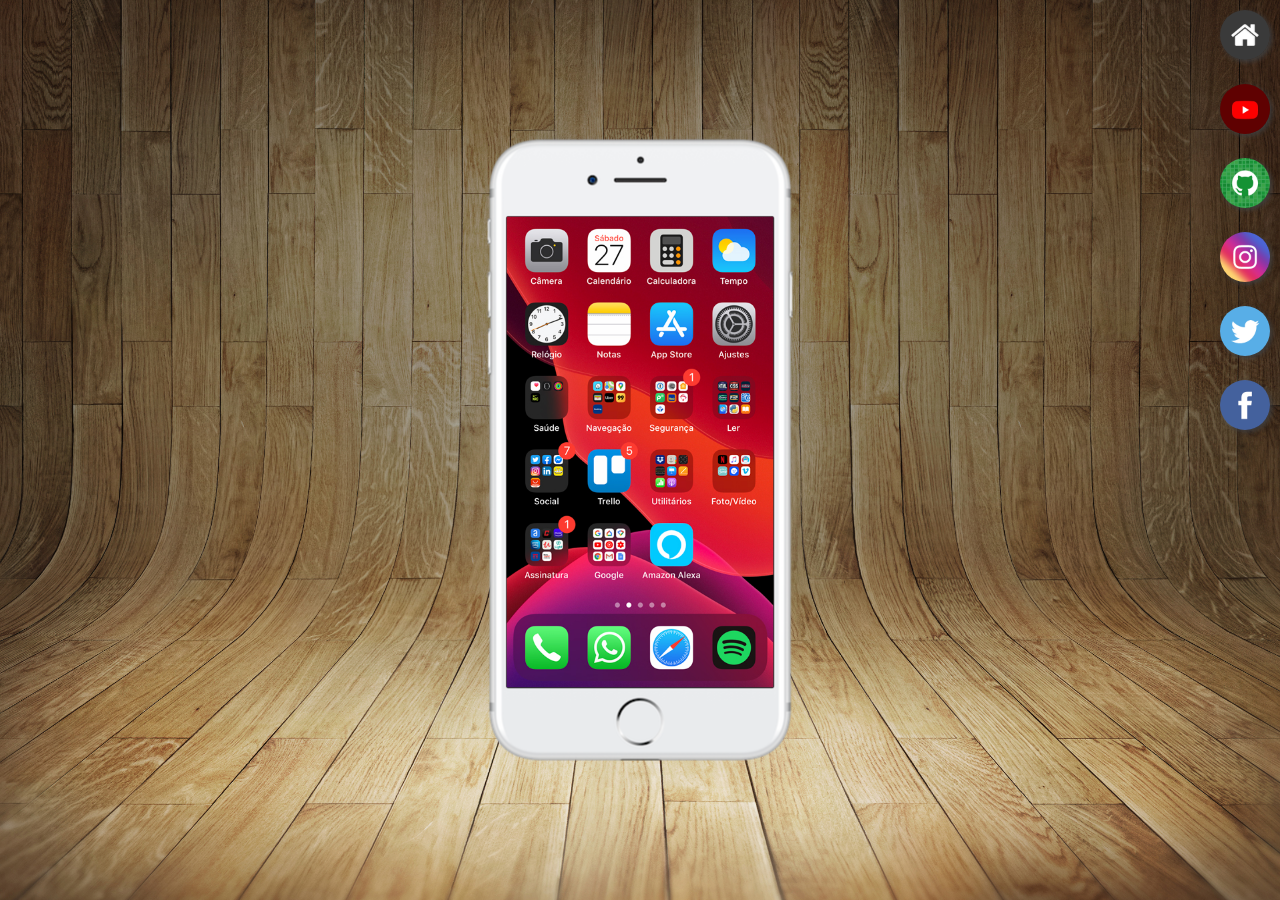
<file: index.html>
<!DOCTYPE html>
<html lang="pt-br">
<head>
    <meta charset="UTF-8">
    <meta name="viewport" content="width=device-width, initial-scale=1.0">
    <link rel="shortcut icon" href="favicon.ico" type="image/x-icon">
    <title>Projeto Redes Sociais</title>
    <link rel="stylesheet" href="estilo/style.css">
</head>
<body>
    <main>
        <section id="telefone">
            <iframe src="home.html" name="tela" id="tela" frameborder="0"></iframe>
        </section>
        <section id="redes">
            <a href="home.html" target="tela"> <img src="imagens/logo-home.jpg" alt="Home"></a><br>
            <a href="youtube.html" target="tela"><img src="imagens/logo-youtube.jpg" alt="Youtube"></a><br>
            <a href="github.html" target="tela"><img src="imagens/logo-github.jpg" alt="GitHub"></a><br>
            <a href="instagram.html" target="tela"><img src="imagens/logo-instagram.jpg" alt="Instagram"></a><br>
            <a href="twitter.html" target="tela"><img src="imagens/logo-twitter.jpg" alt="Twitter"></a><br>
            <a href="facebook.html" target="tela"><img src="imagens/logo-facebook.jpg" alt="Facebook"></a>
        </section>
    </main>
</body>
</html>
</file>
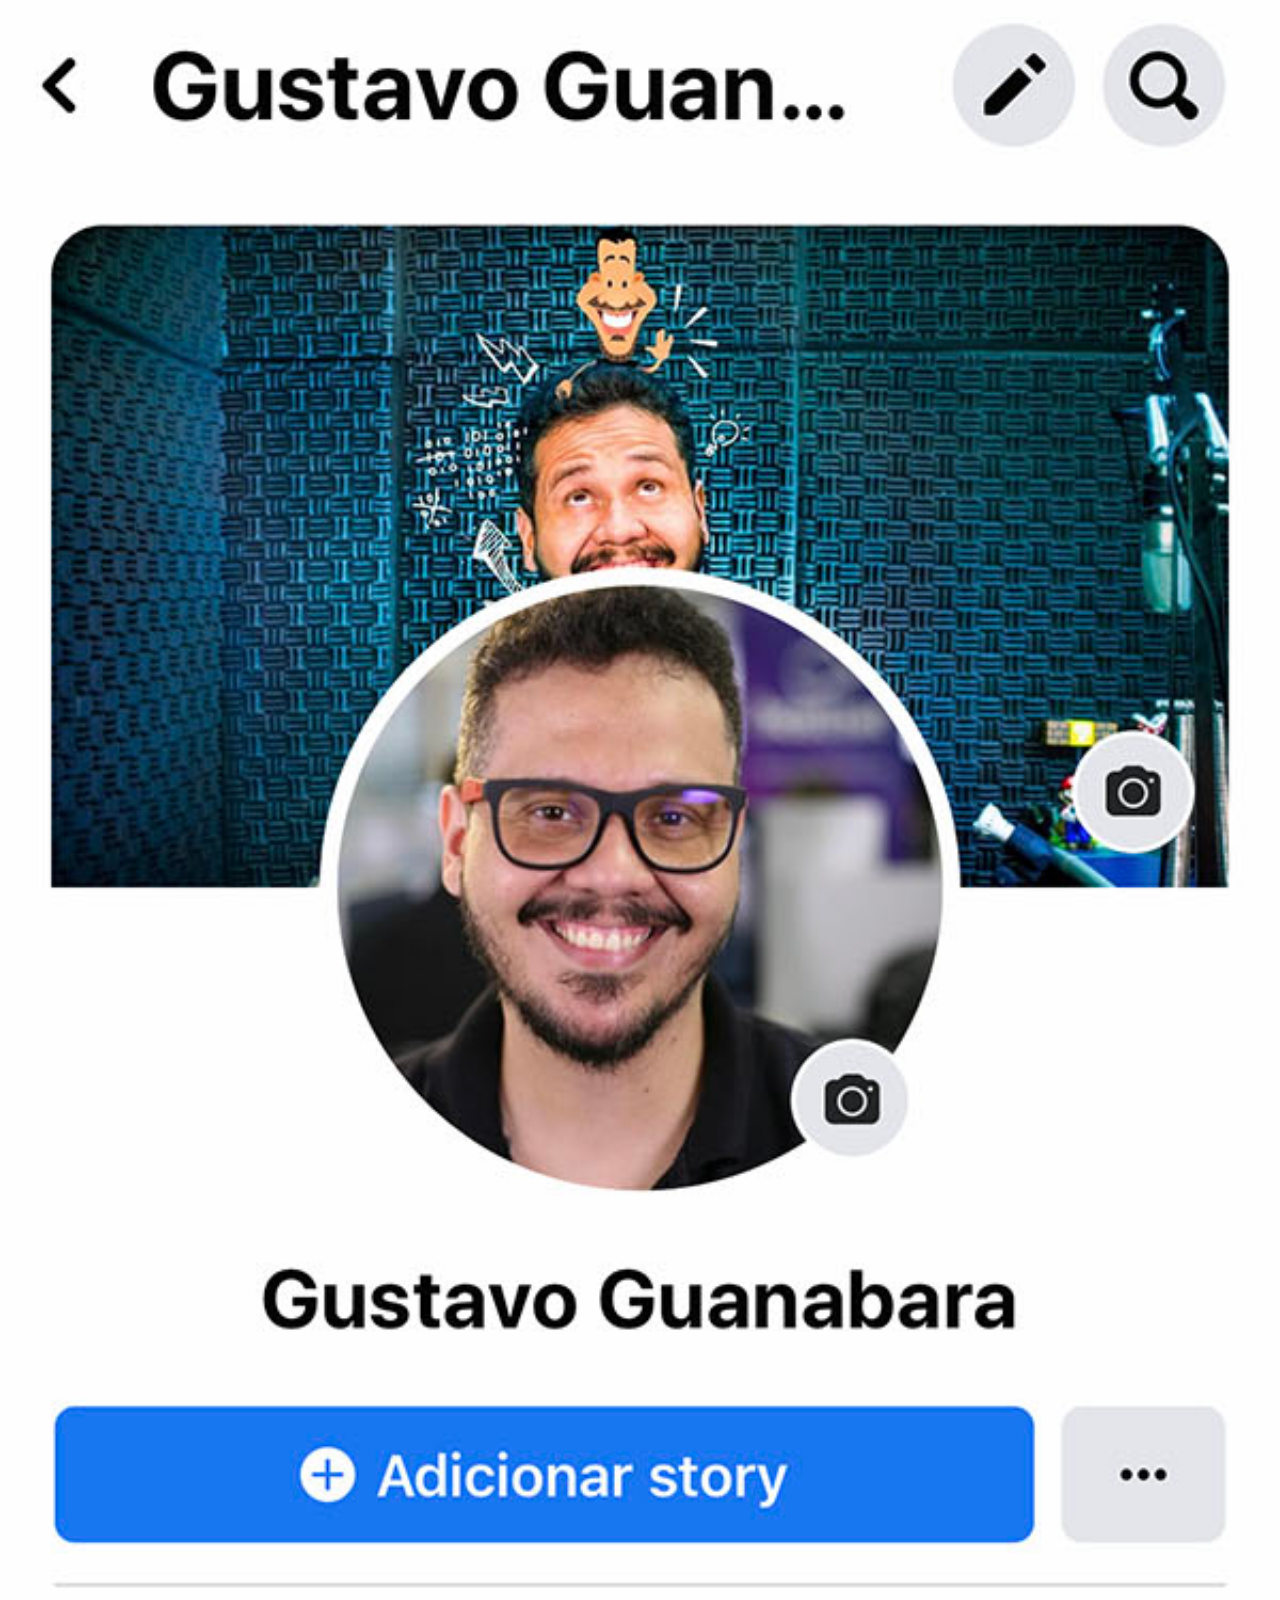
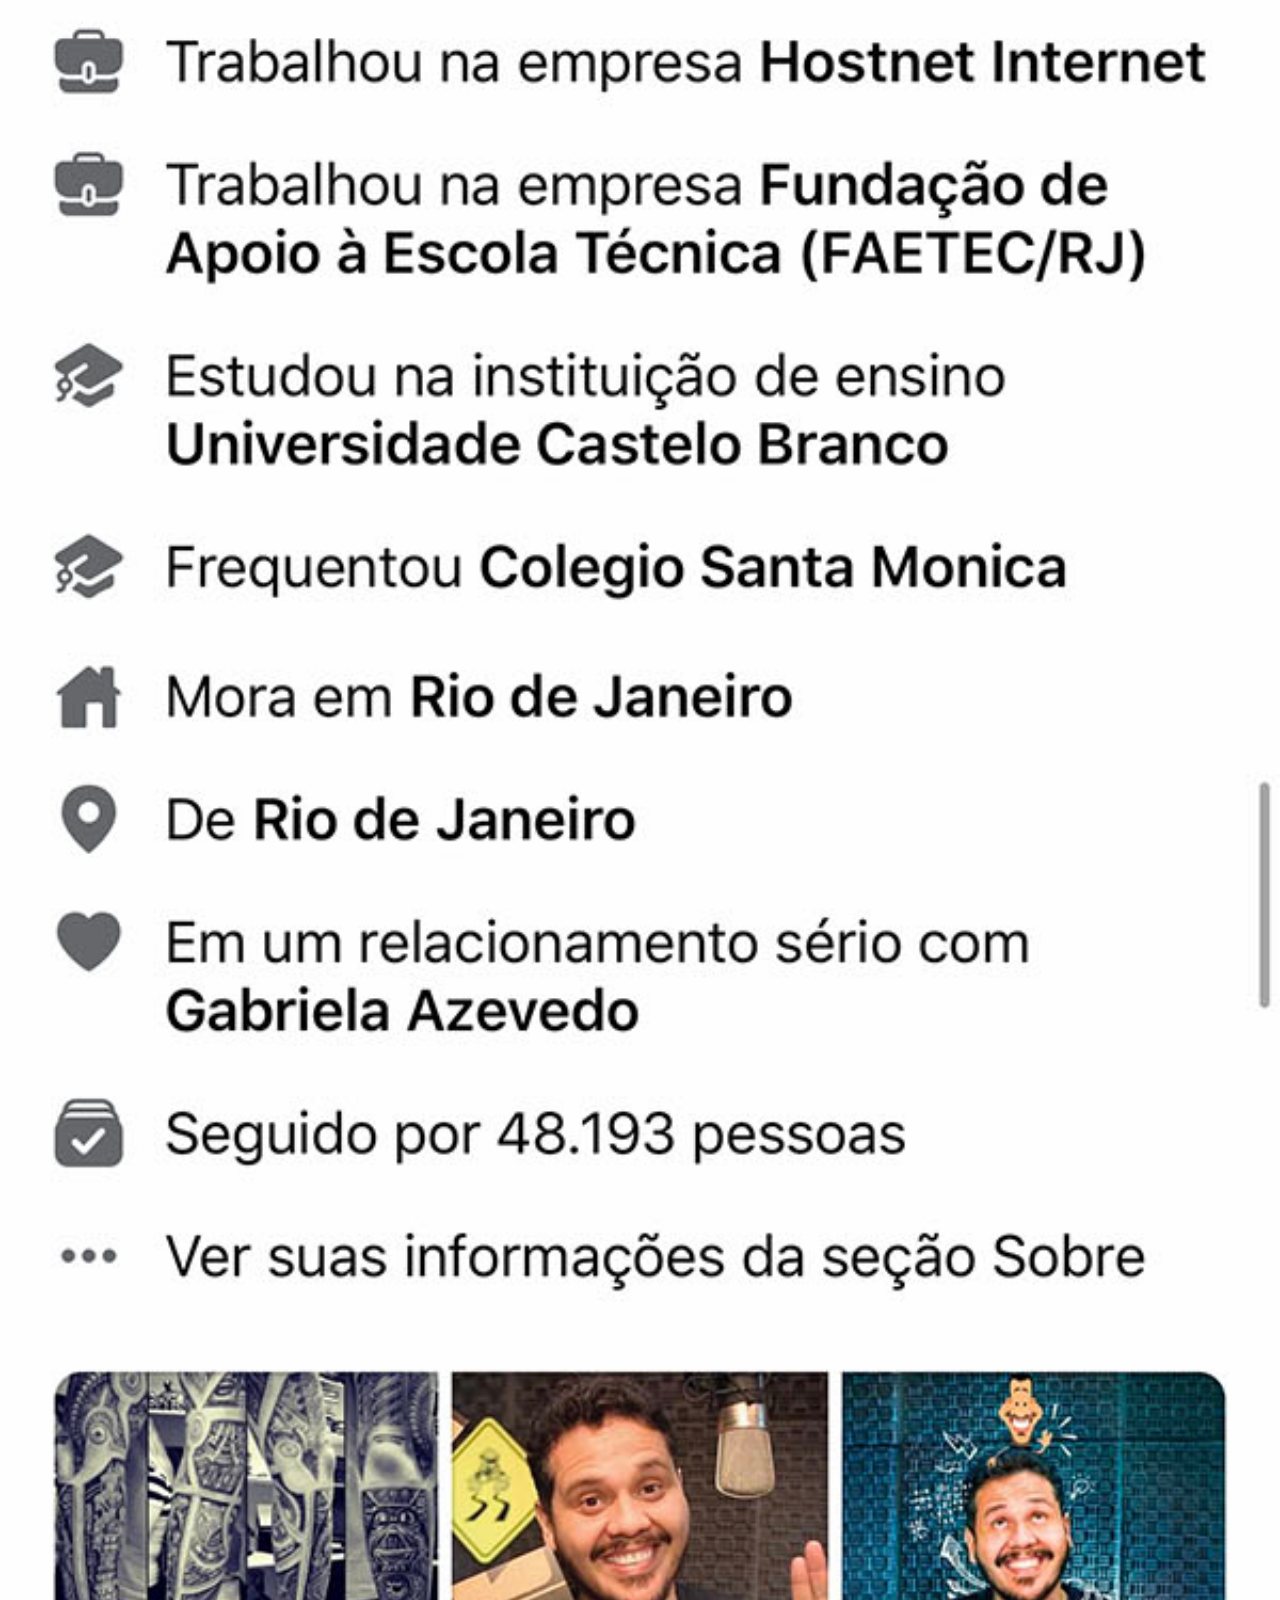
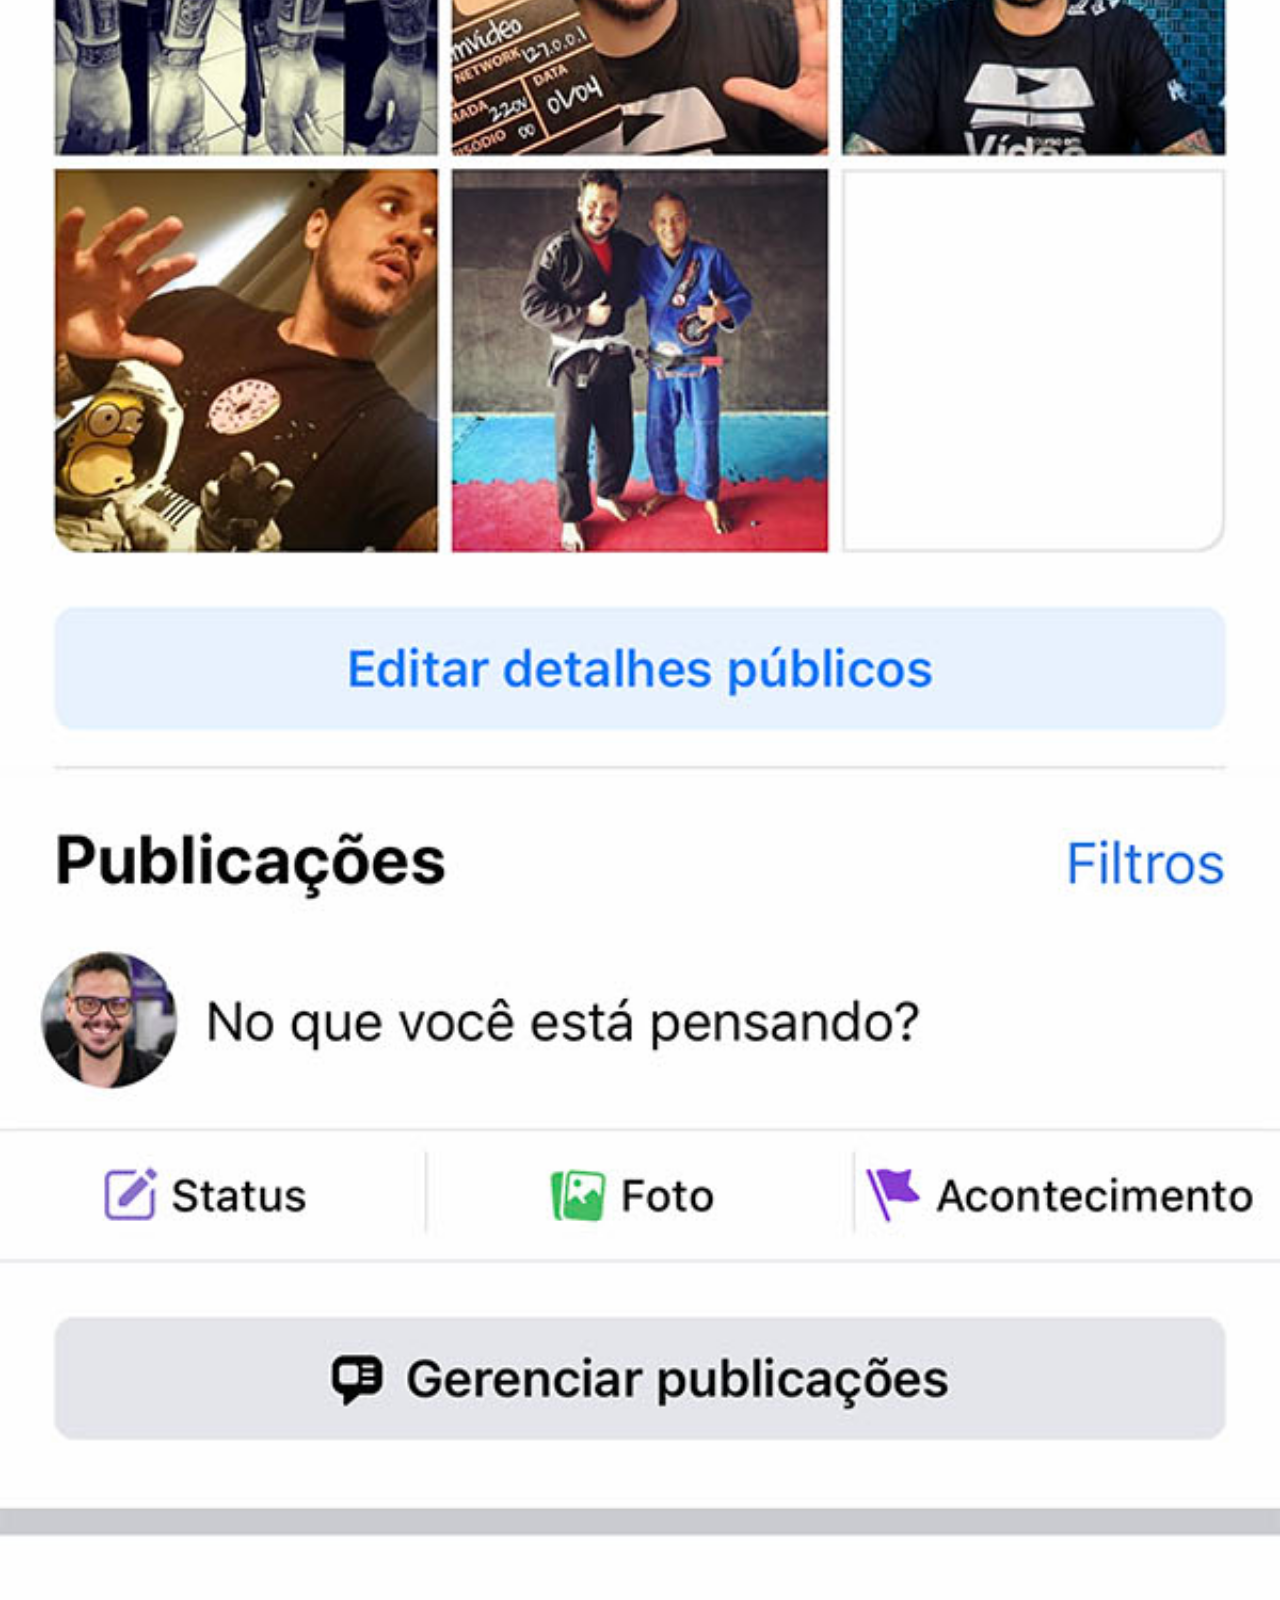
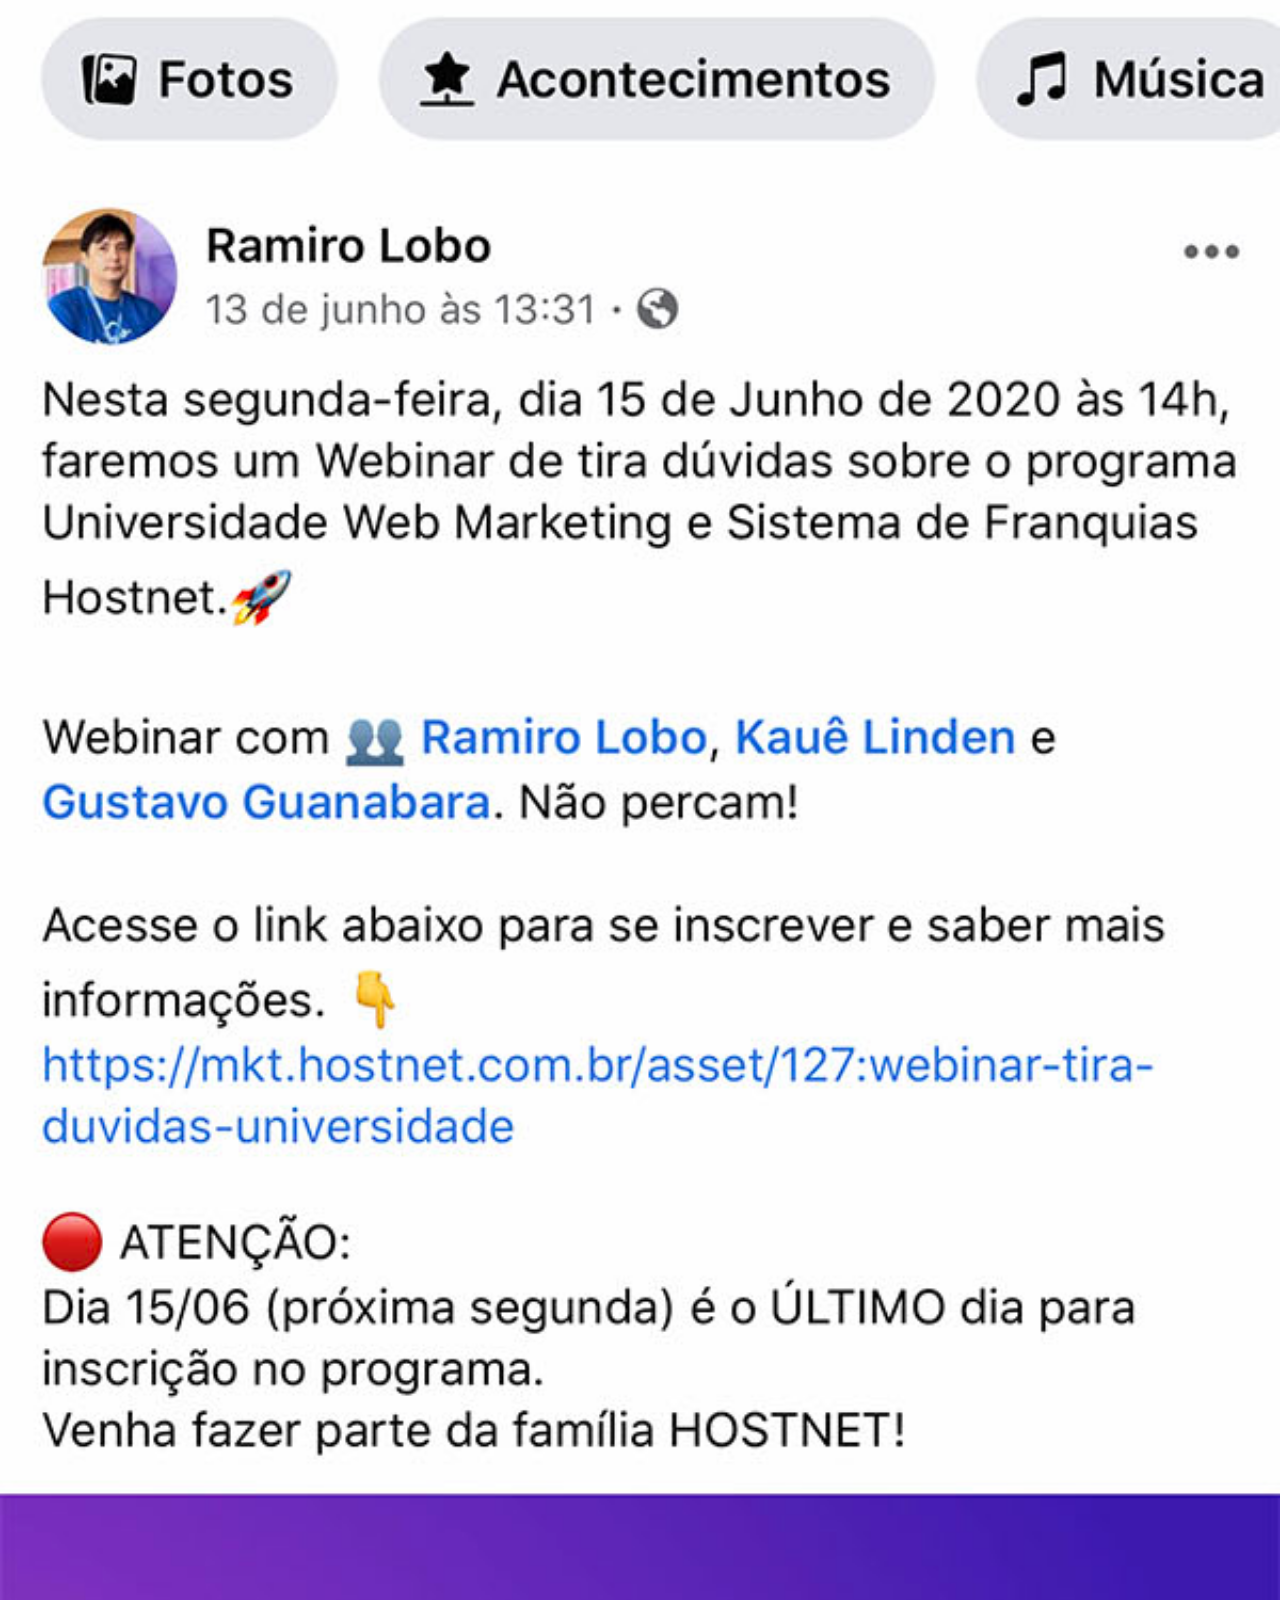
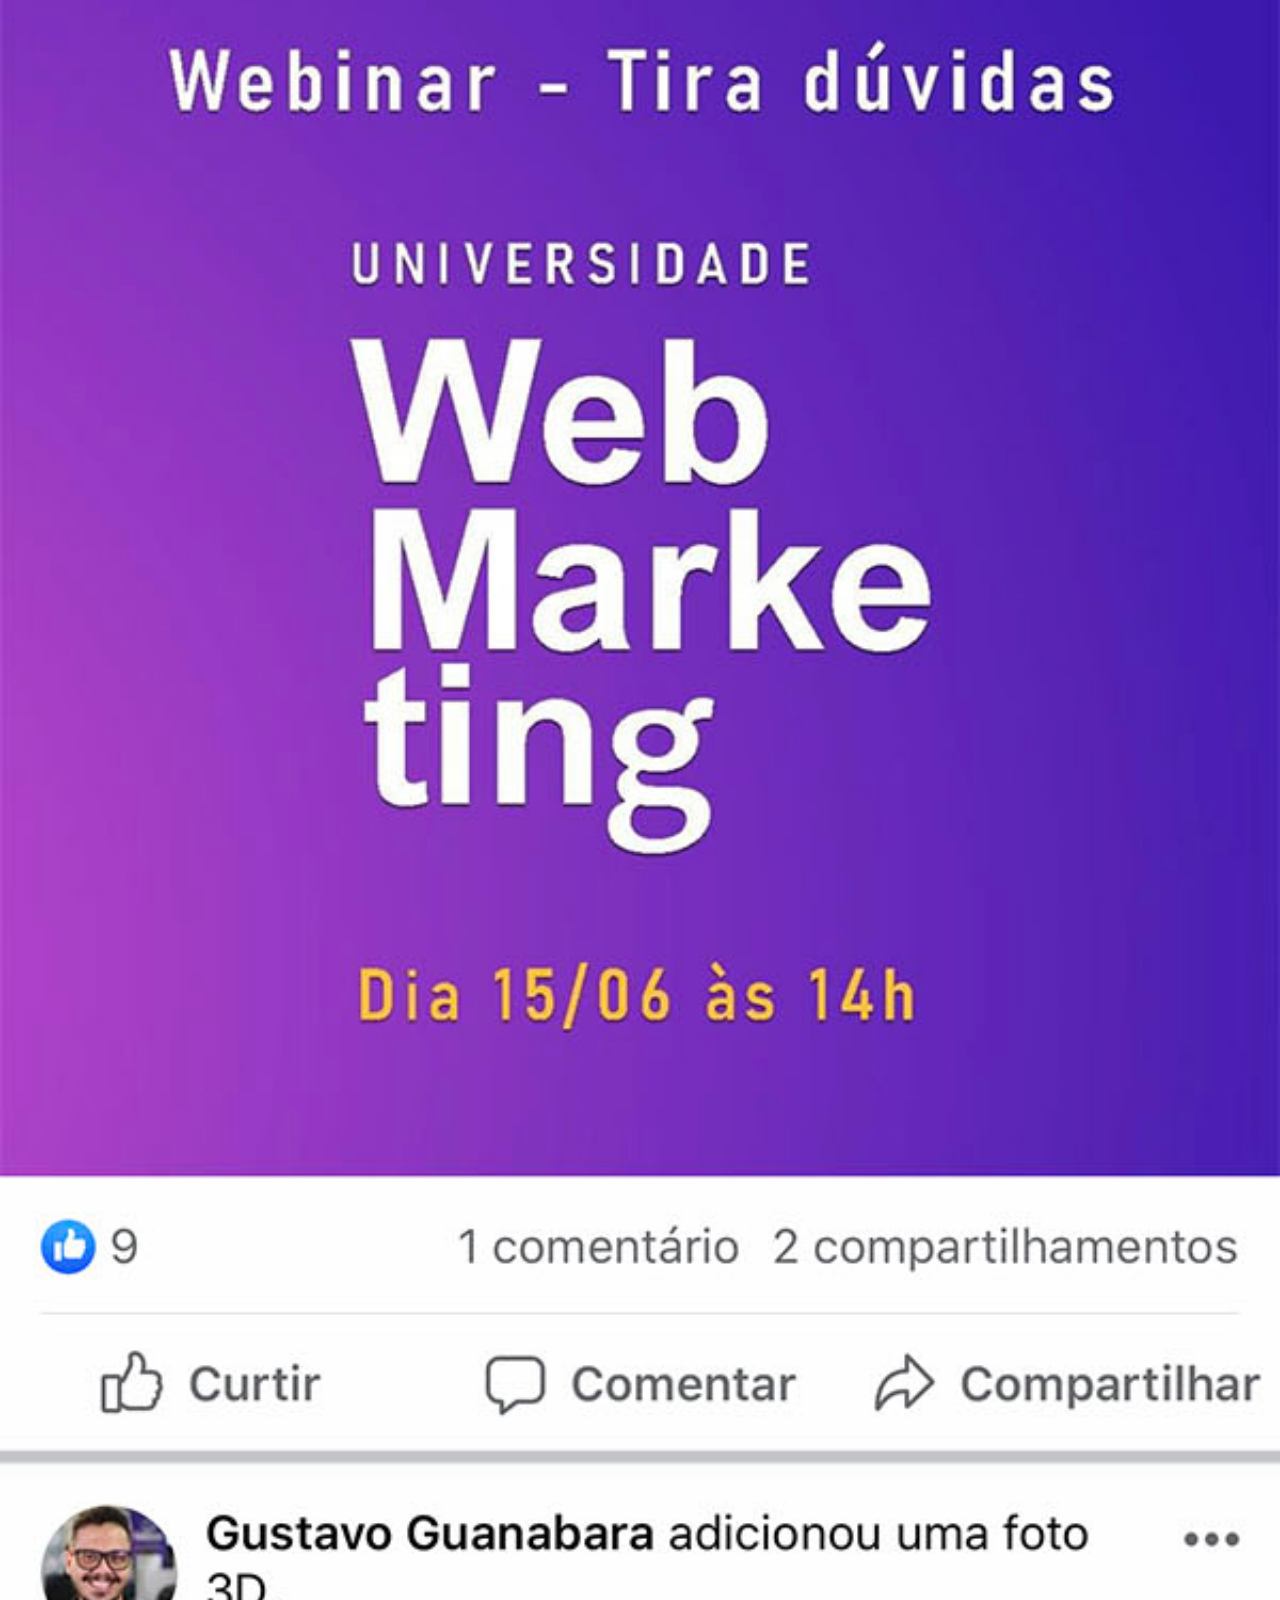
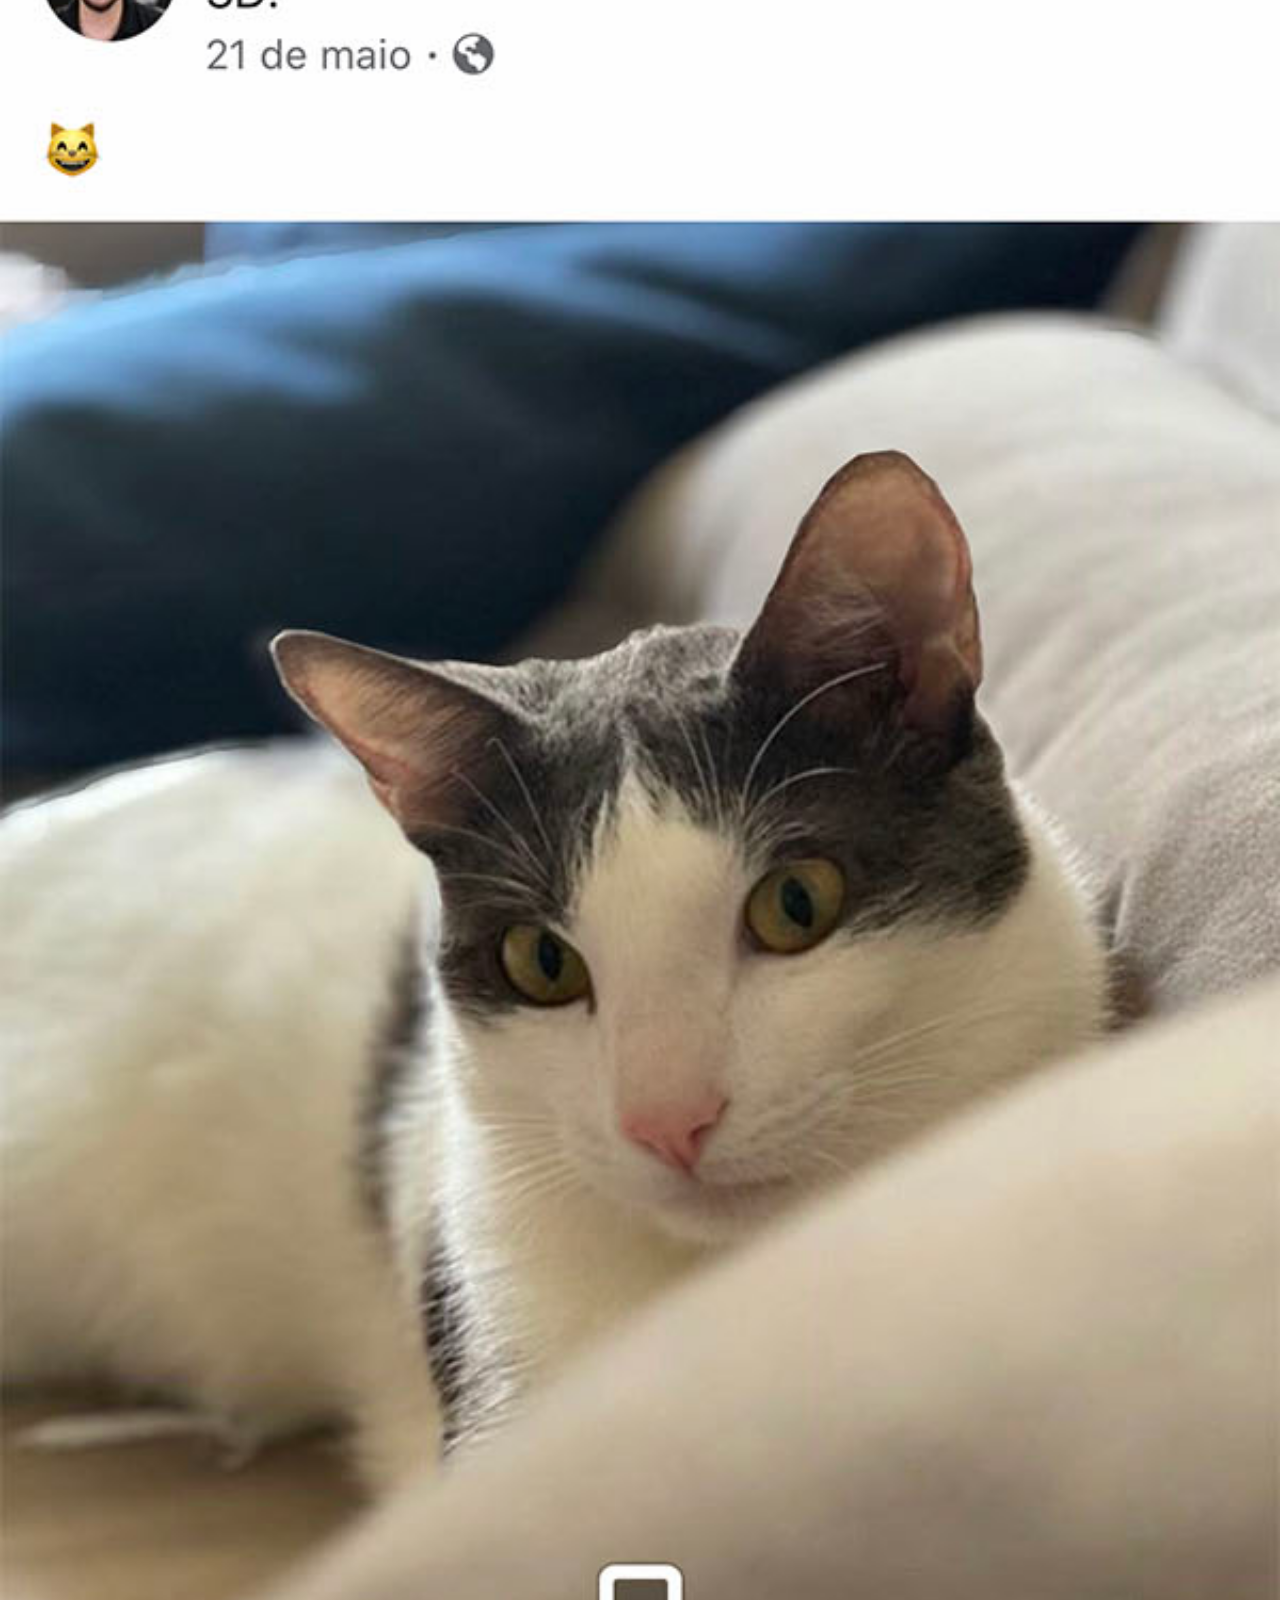
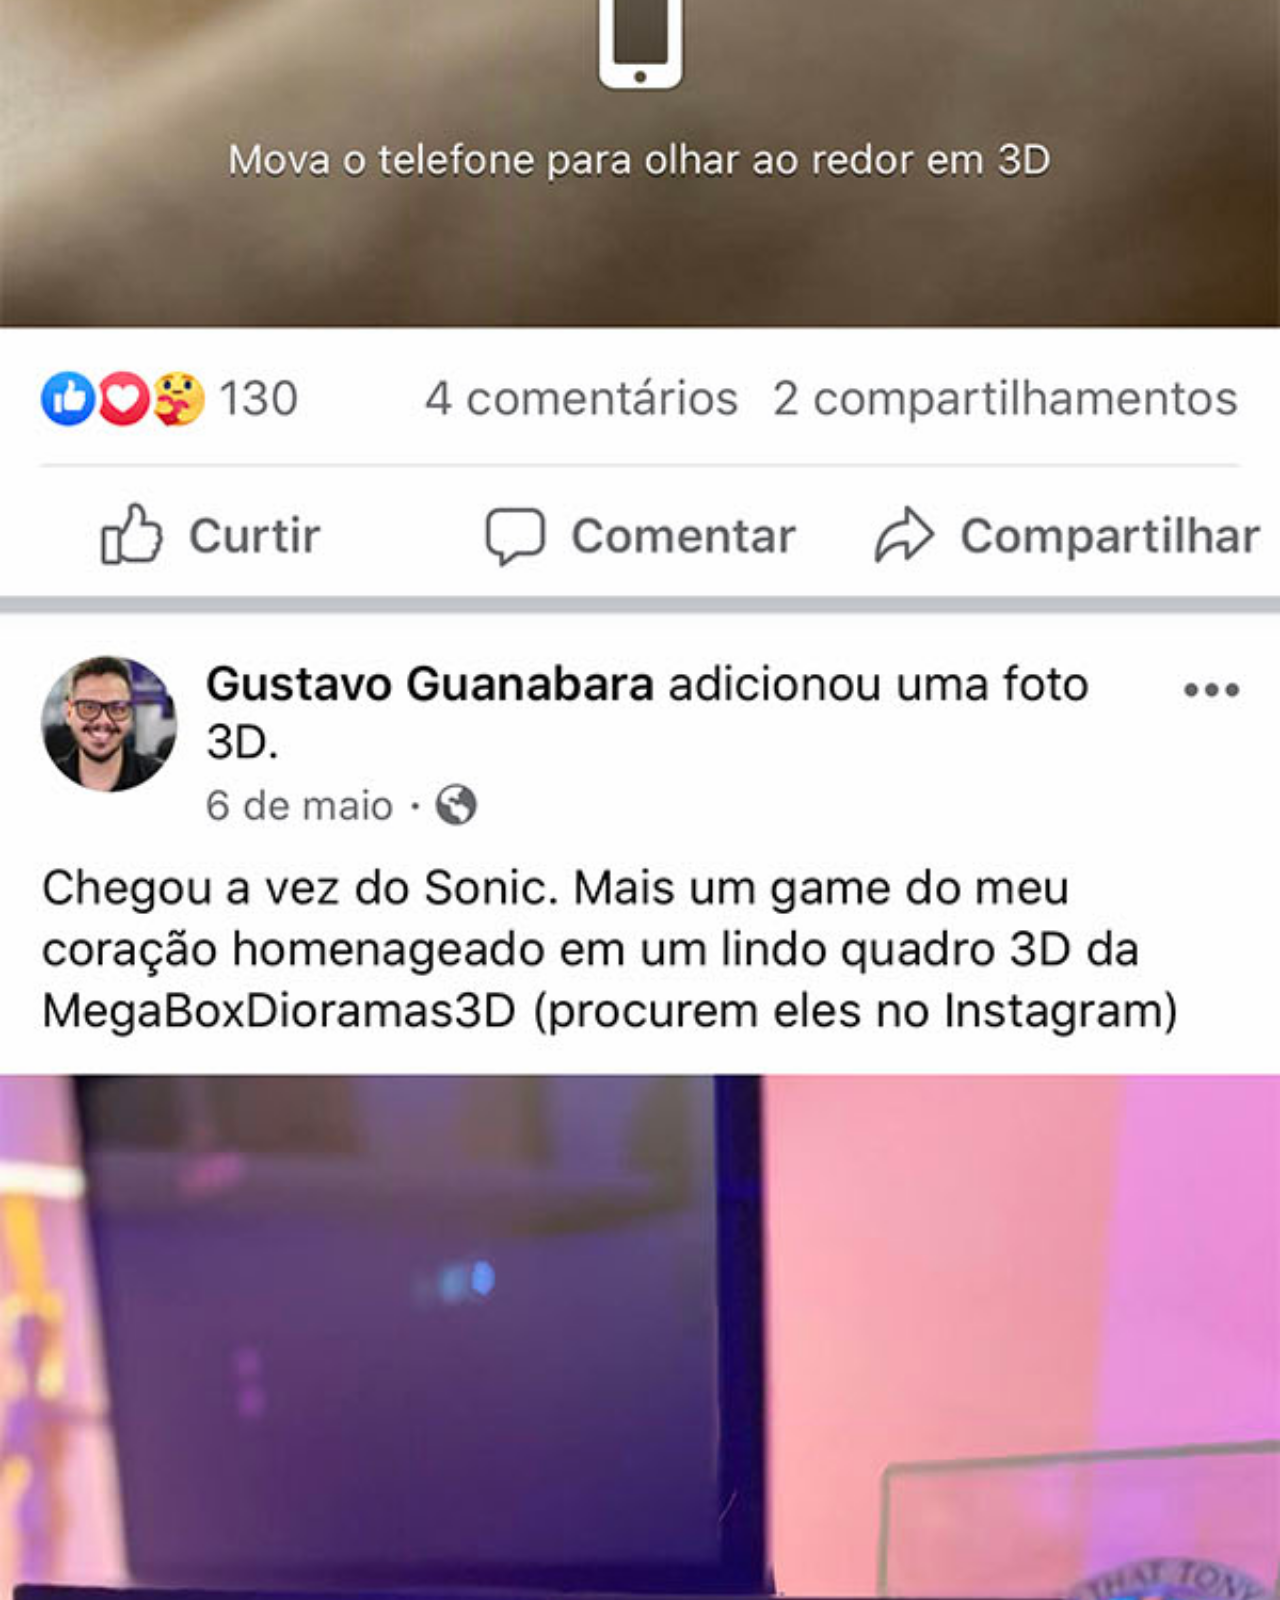
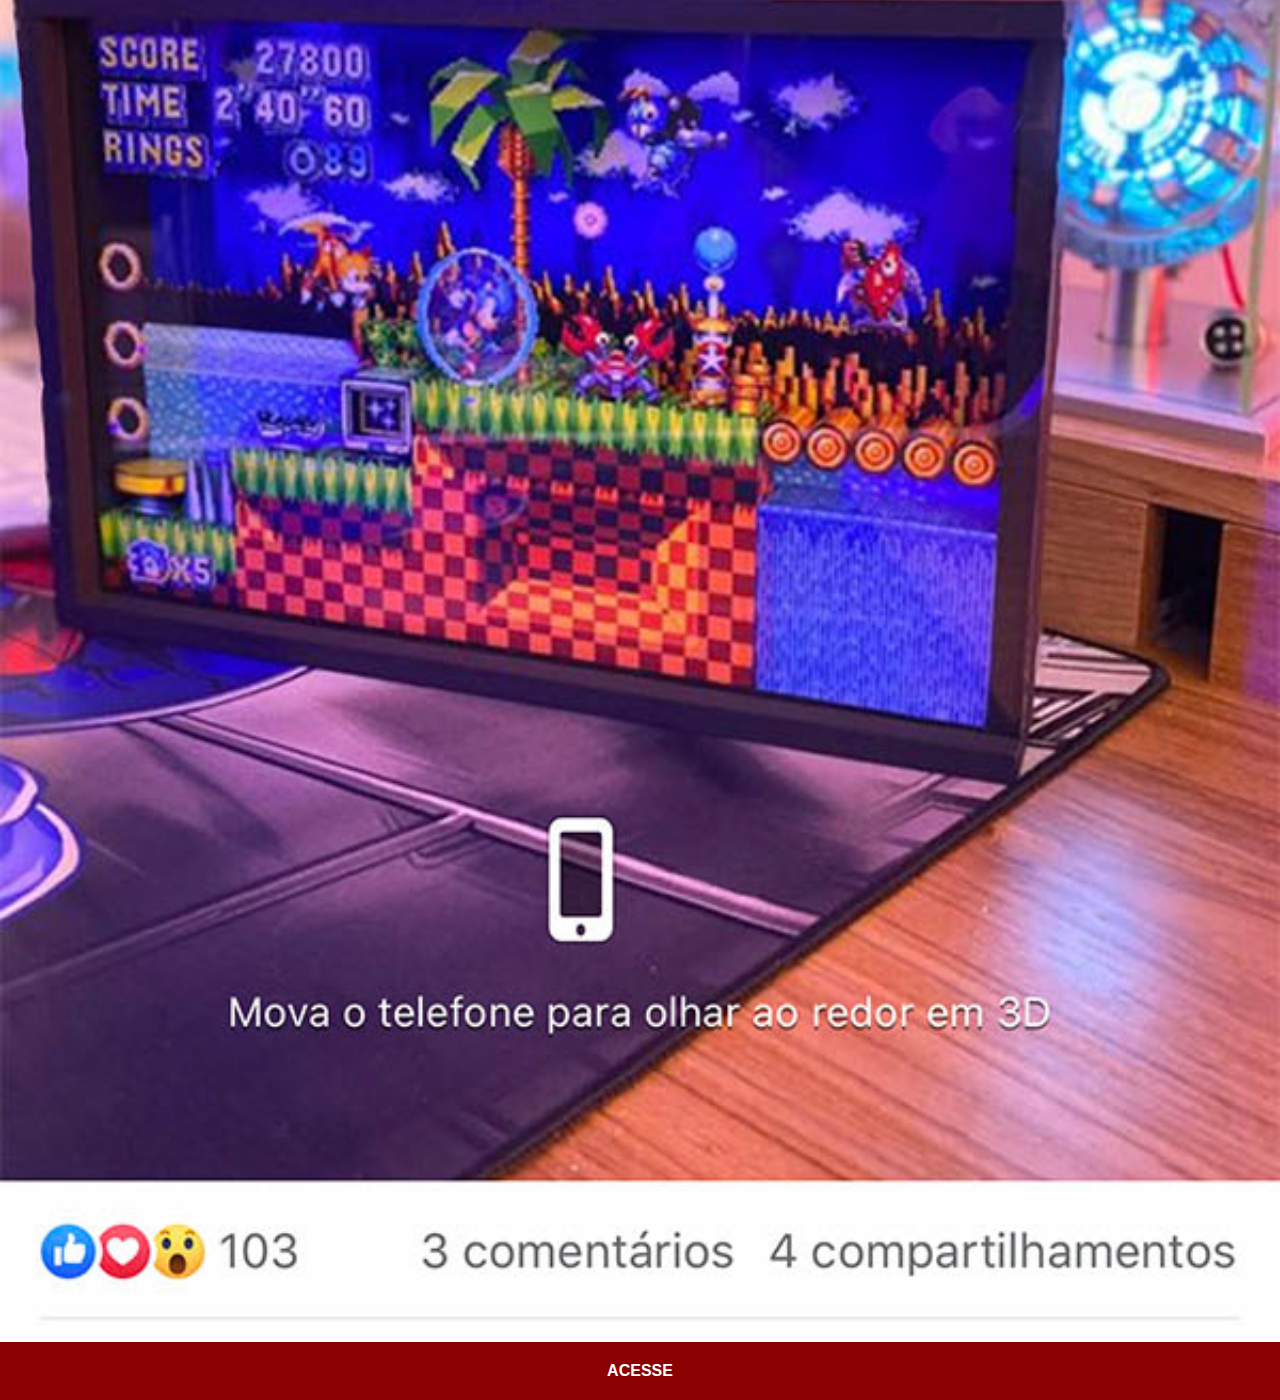
<file: facebook.html>
<!DOCTYPE html>
<html lang="pt-br">
<head>
    <meta charset="UTF-8">
    <meta name="viewport" content="width=device-width, initial-scale=1.0">
    <title>facebook</title>
    <link rel="stylesheet" href="estilo/social.css">
</head>
<body>
    <img src="imagens/tela-facebook.jpg" alt="Facebook">
    <a href="https://www.facebook.com/vitor.nascimento.9041083/" target="_blank">ACESSE</a>
</body>
</html>
</file>
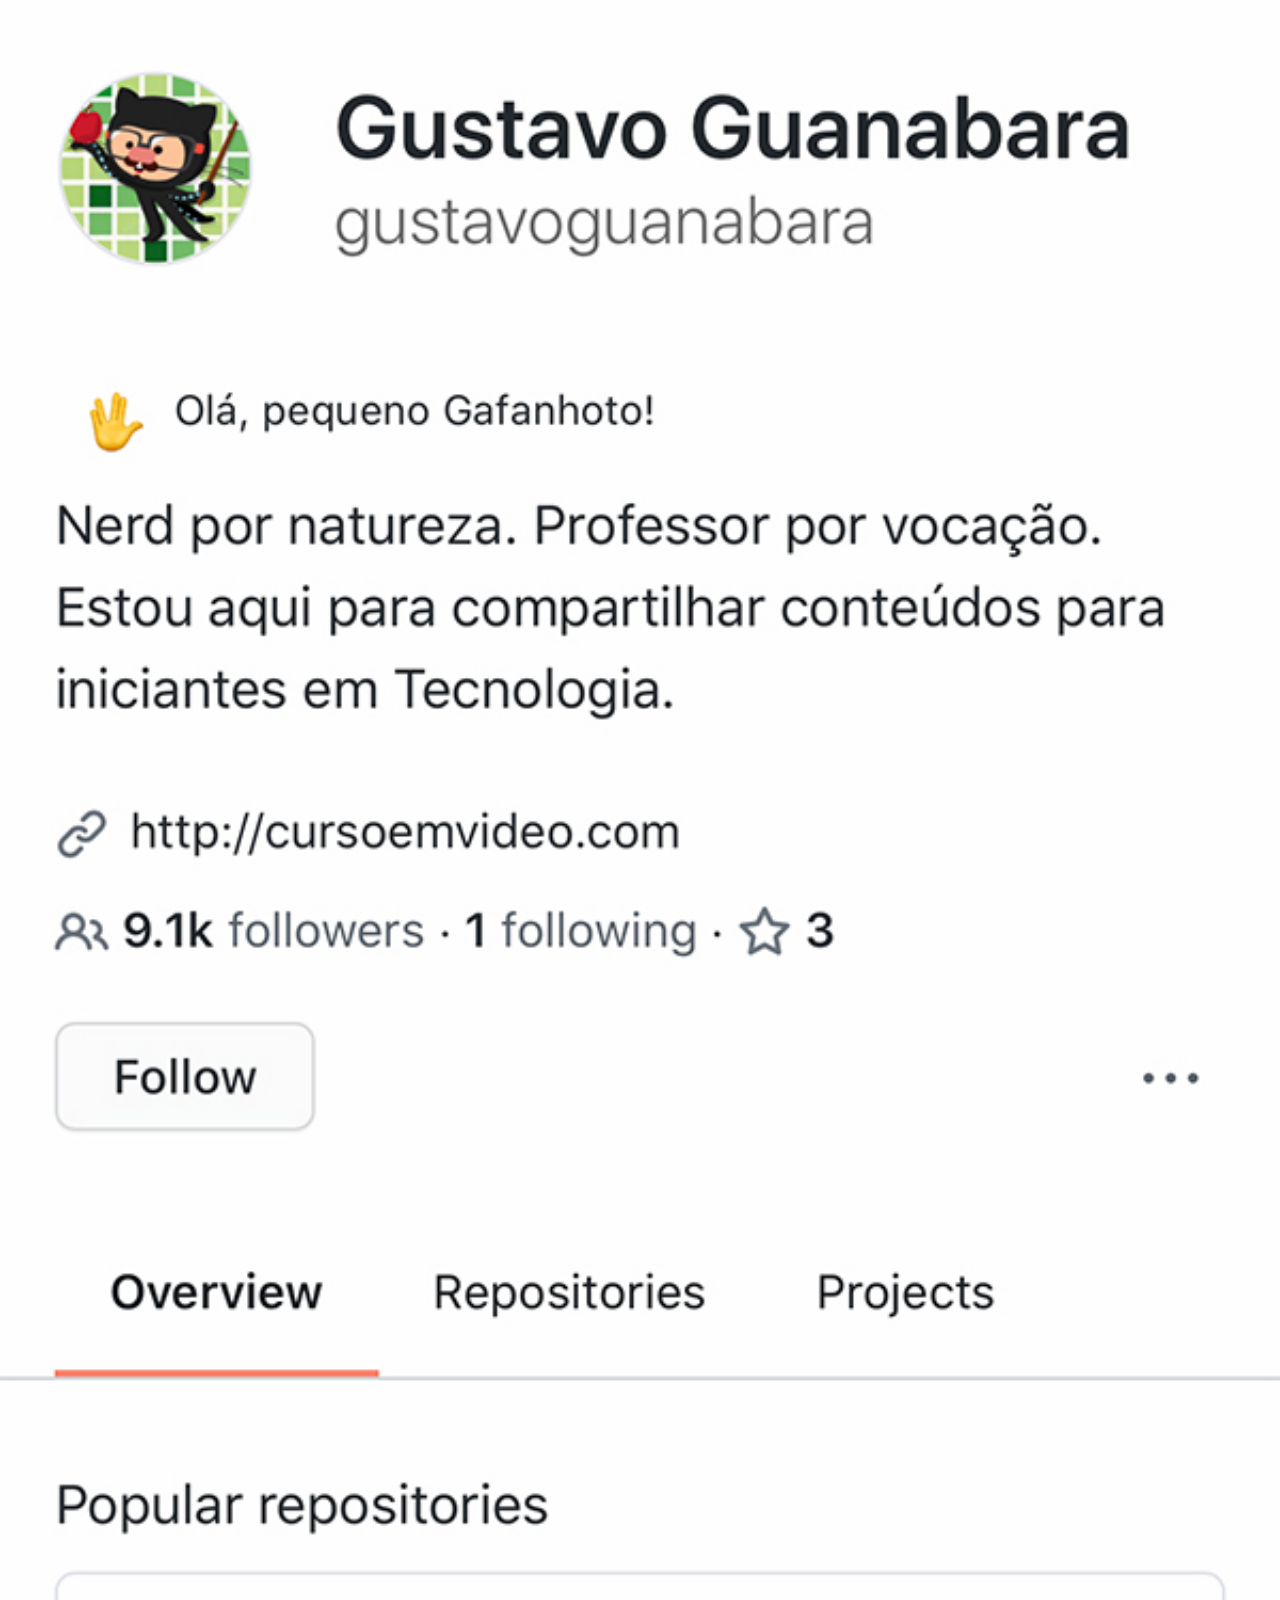
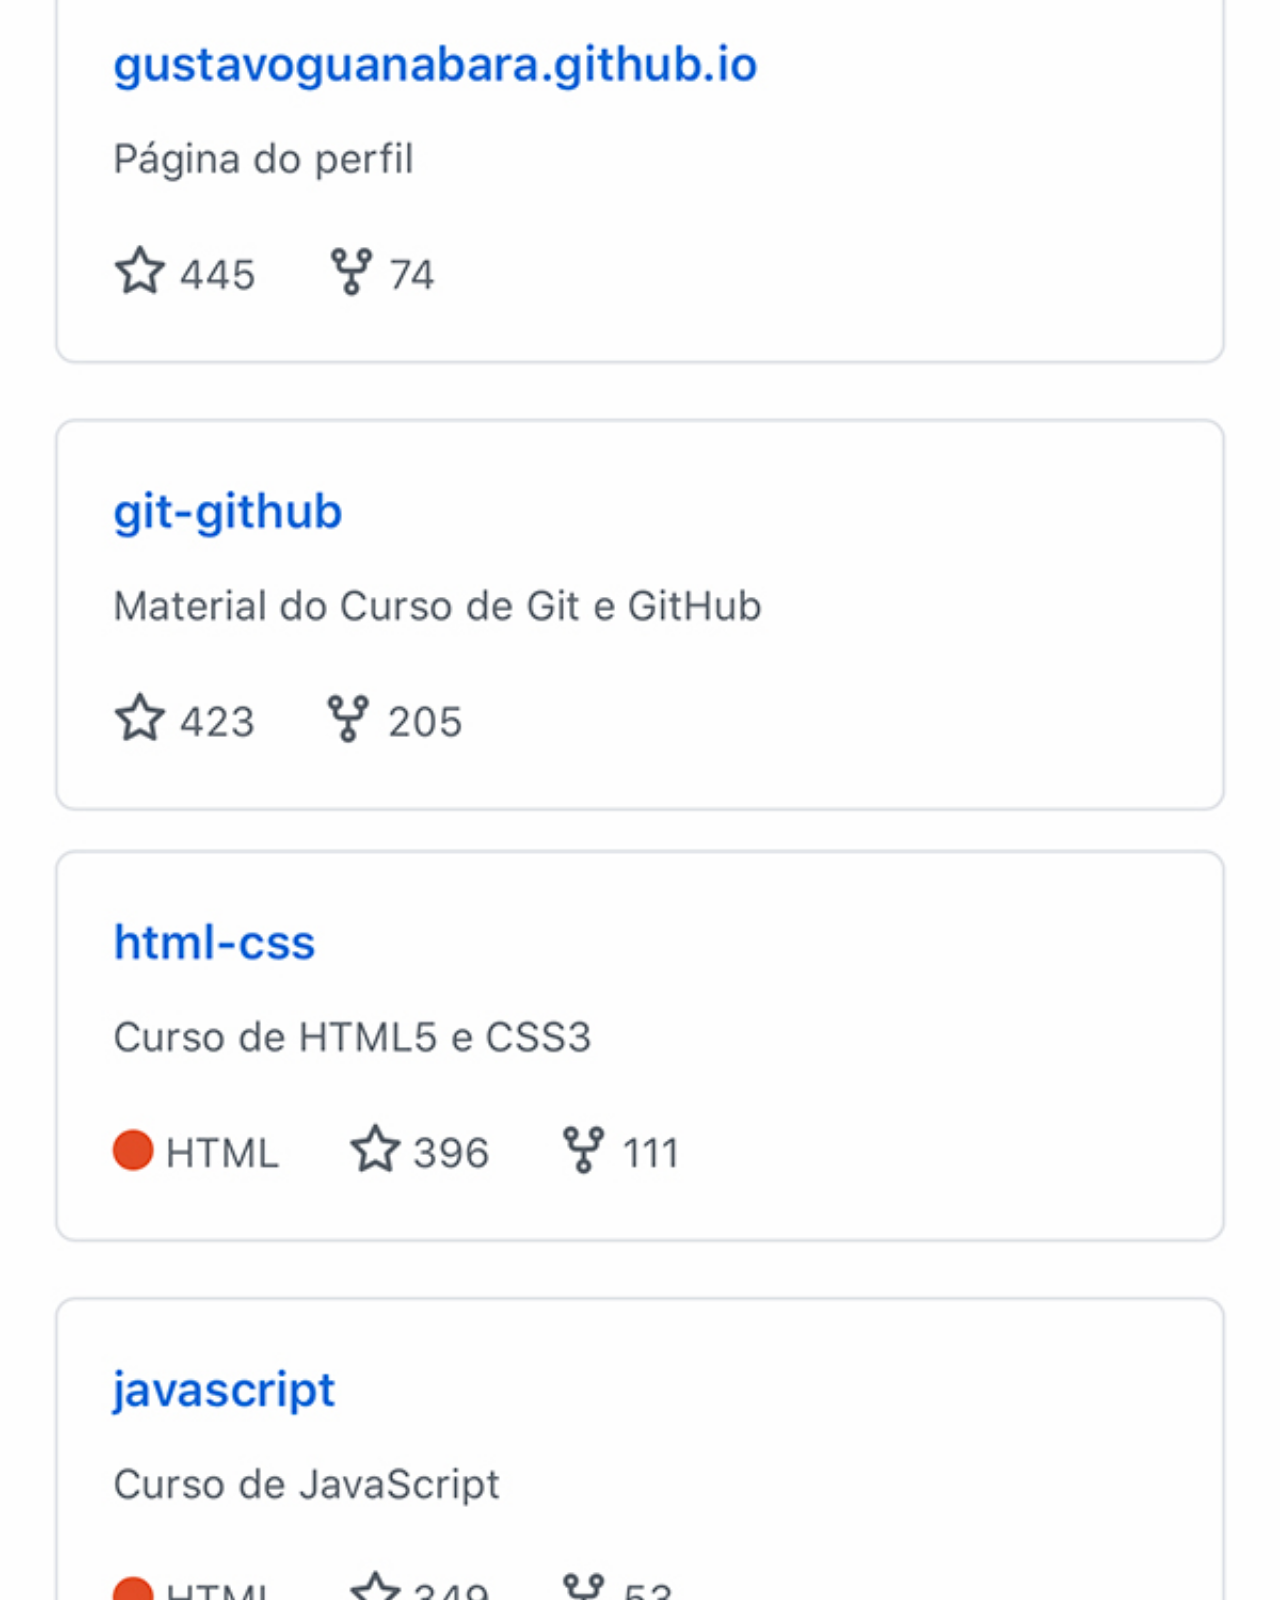
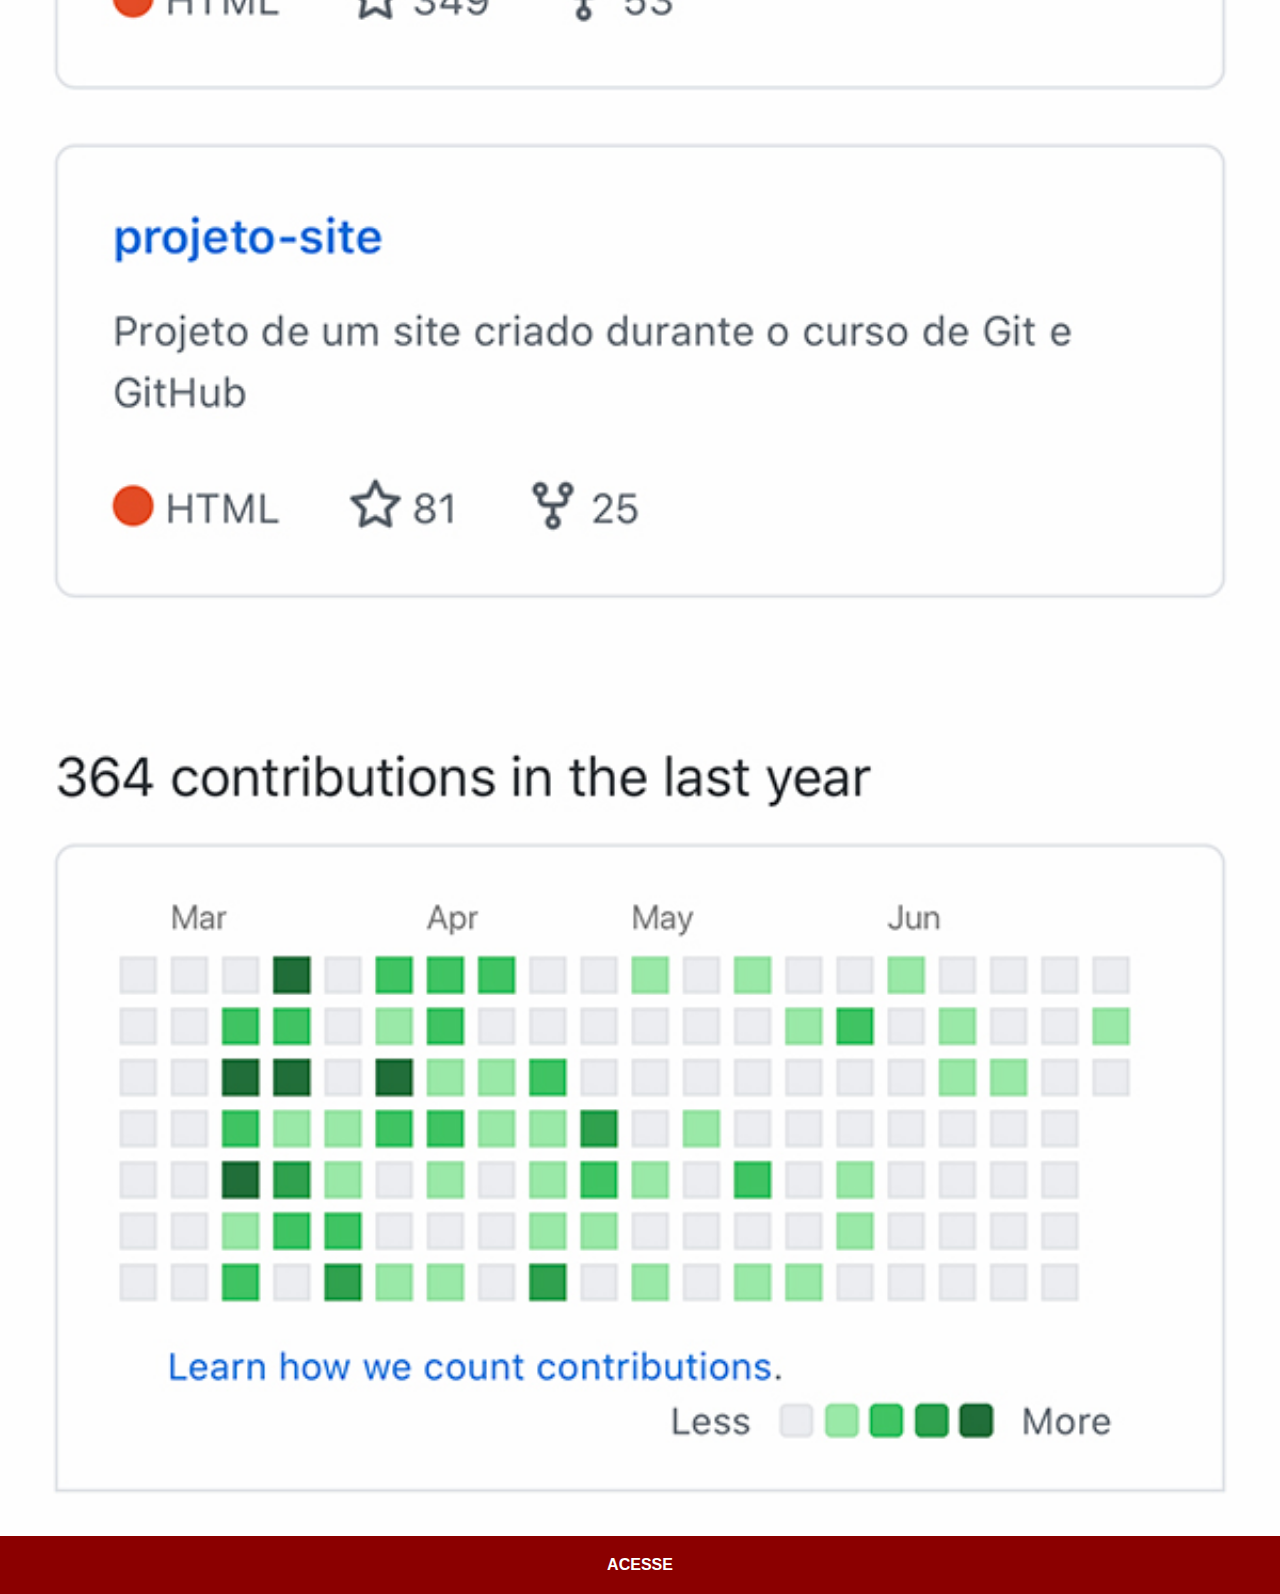
<file: github.html>
<!DOCTYPE html>
<html lang="pt-br">
<head>
    <meta charset="UTF-8">
    <meta name="viewport" content="width=device-width, initial-scale=1.0">
    <title>Github</title>
    <link rel="stylesheet" href="estilo/social.css">
</head>
<body>
    <img src="imagens/tela-github.jpg" alt="Github">
    <a href="https://github.com/gustavoguanabara/" target="_blank">ACESSE</a>
    
</body>
</html>
</file>
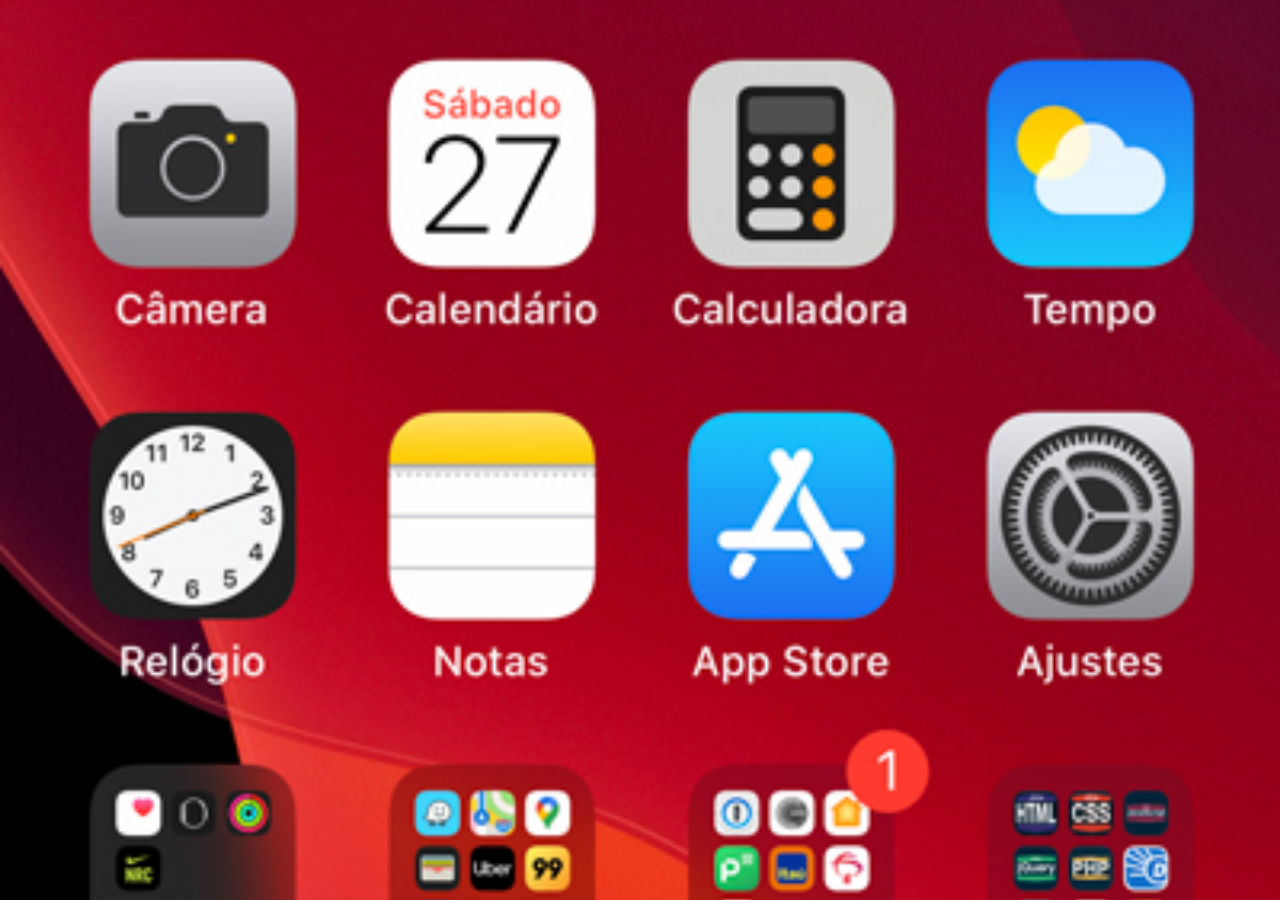
<file: home.html>
<!DOCTYPE html>
<html lang="pr-br">
<head>
    <meta charset="UTF-8">
    <meta name="viewport" content="width=device-width, initial-scale=1.0">
    <title>home</title>
</head>
<style>
    * {
        margin: 0px;
        padding: 0px;
    }

    body {
        width: 100vw;
        height: 100vh;
        background: black url('imagens/tela-home.jpg') no-repeat top center;
        background-size: cover;
    }
</style>
<body>
    
</body>
</html>
</file>
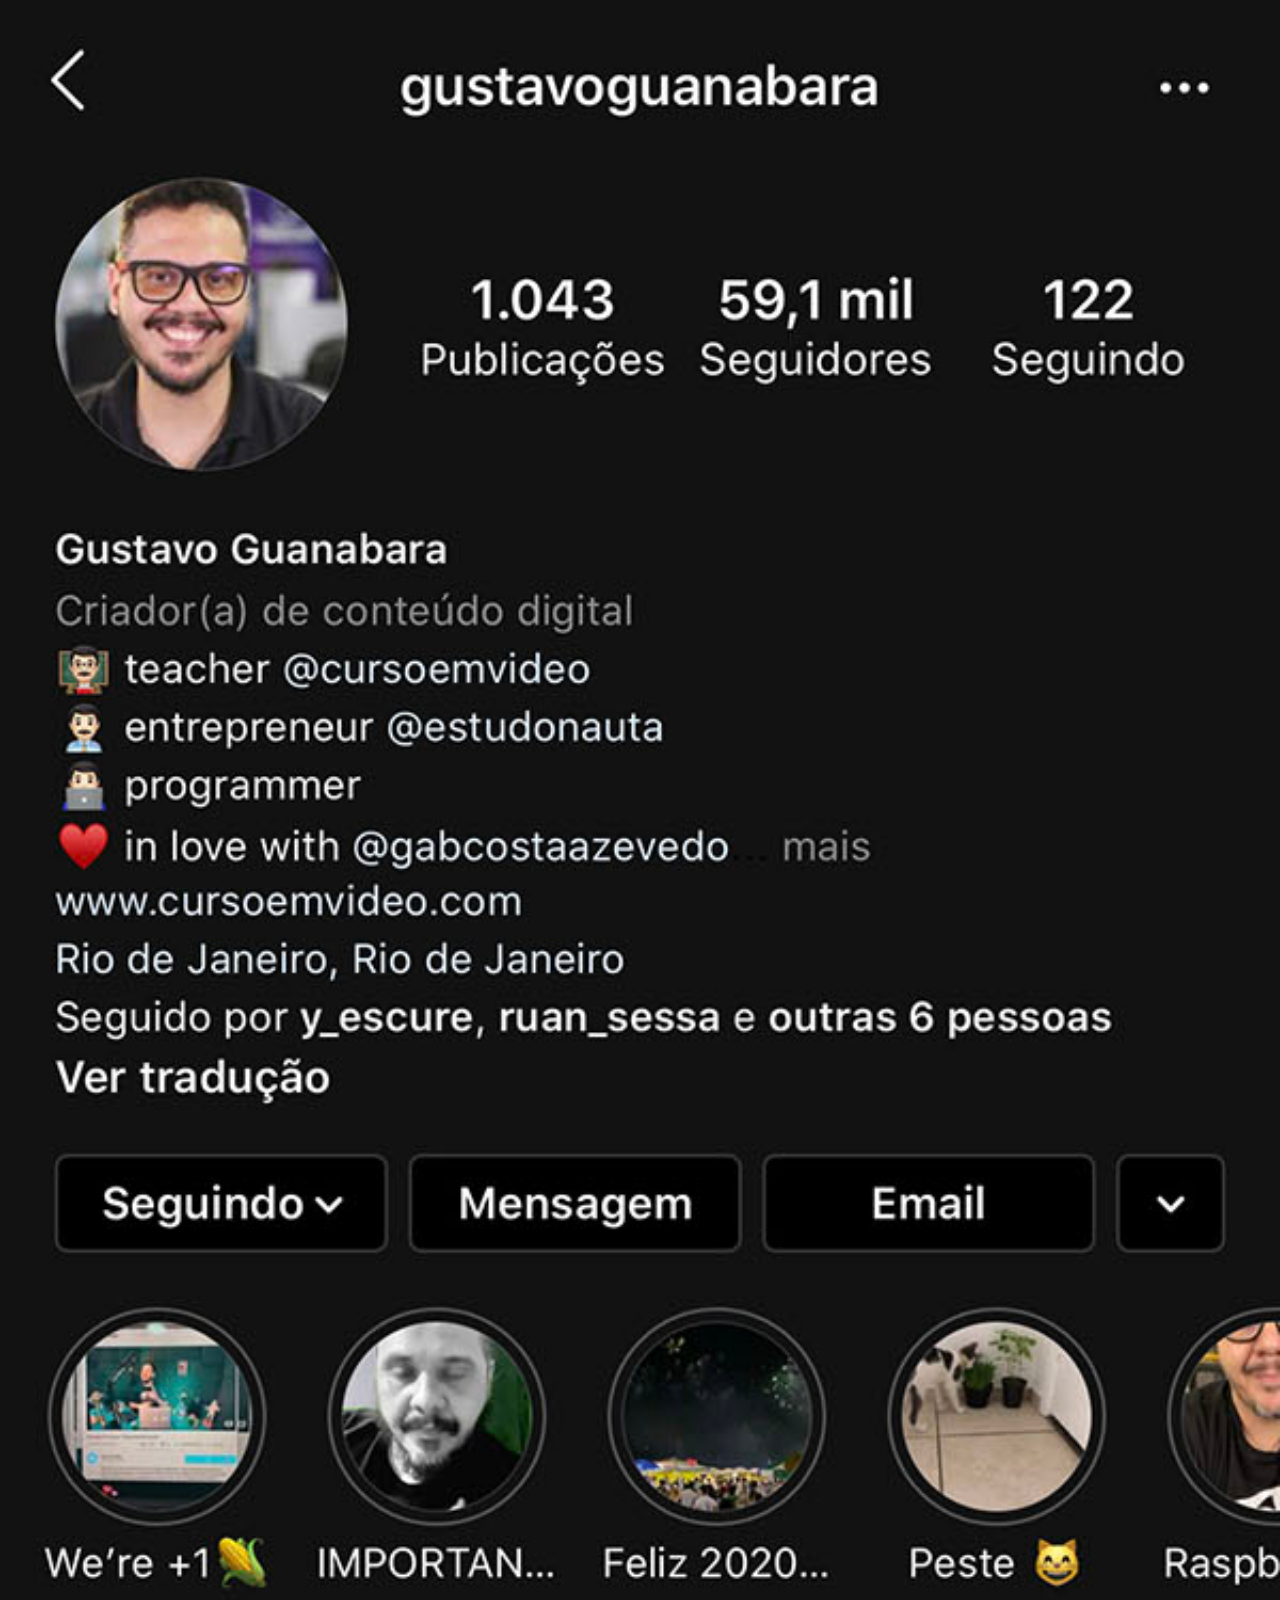
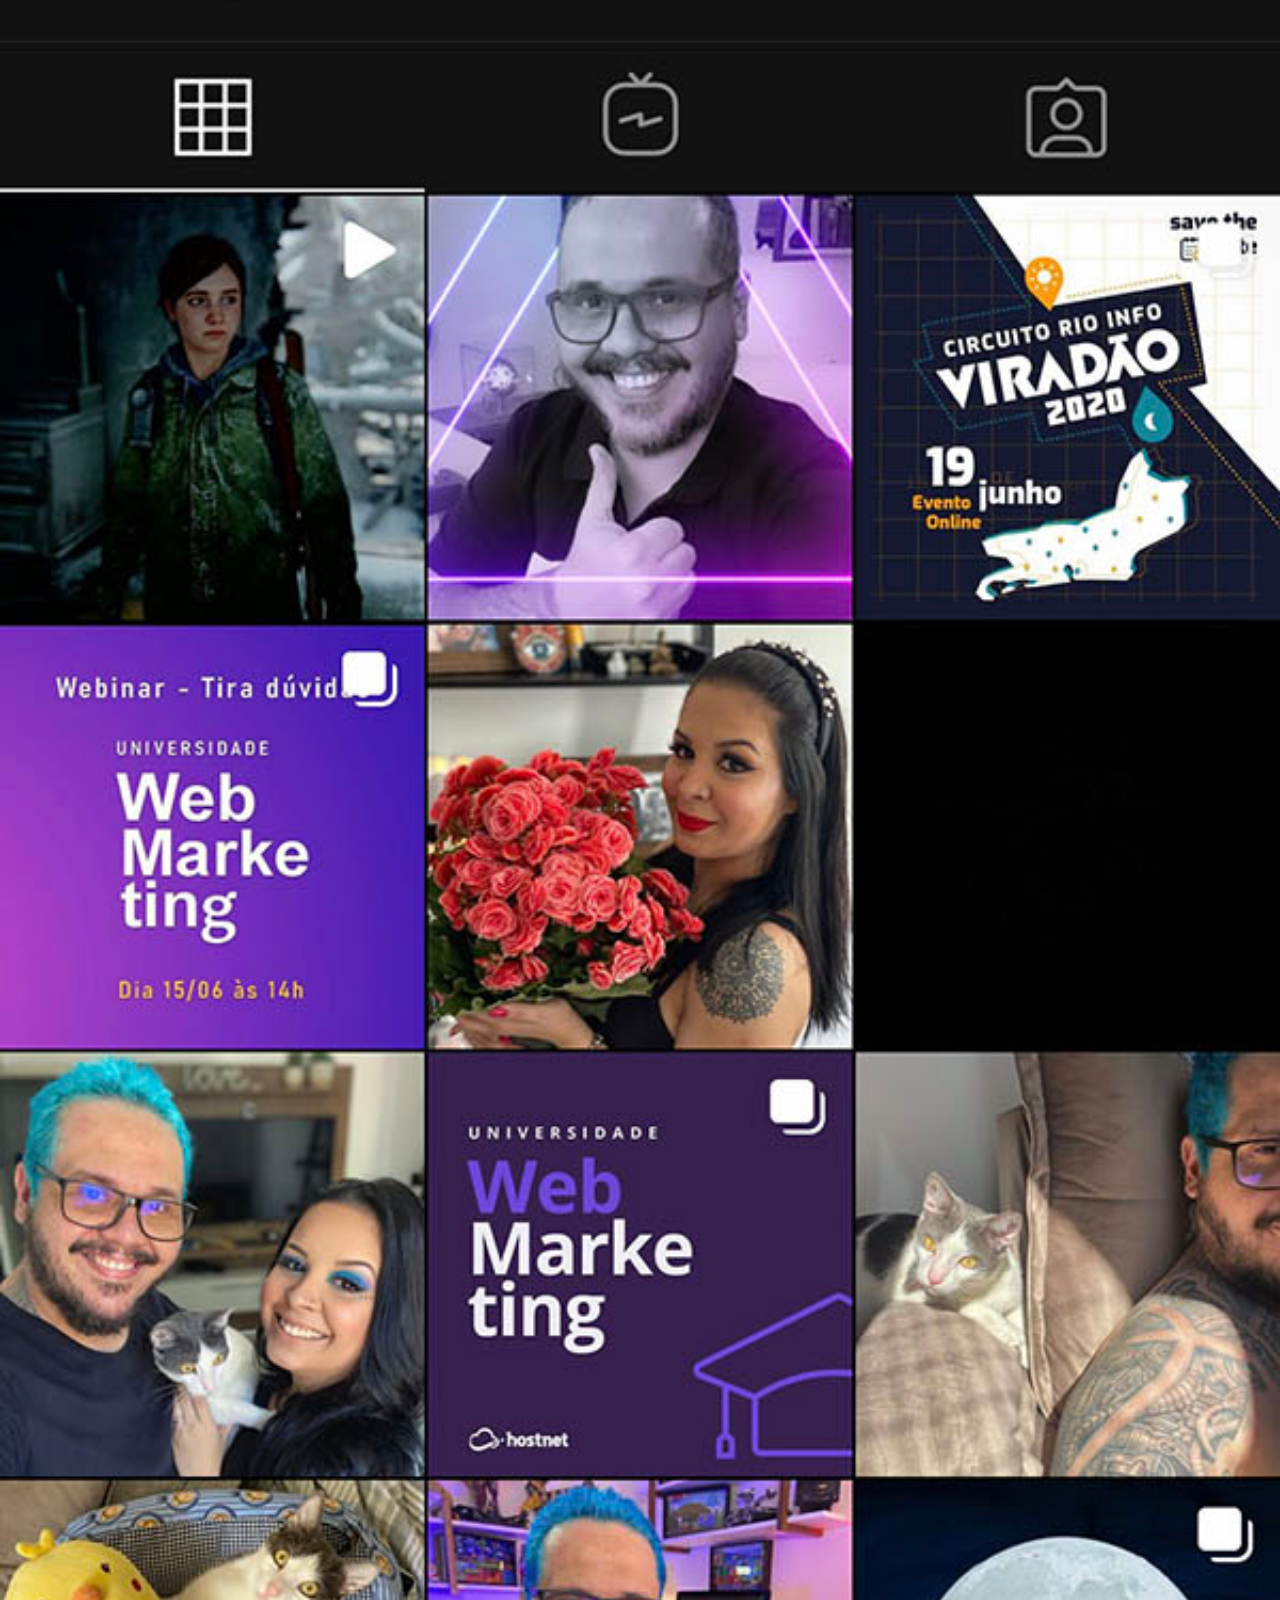
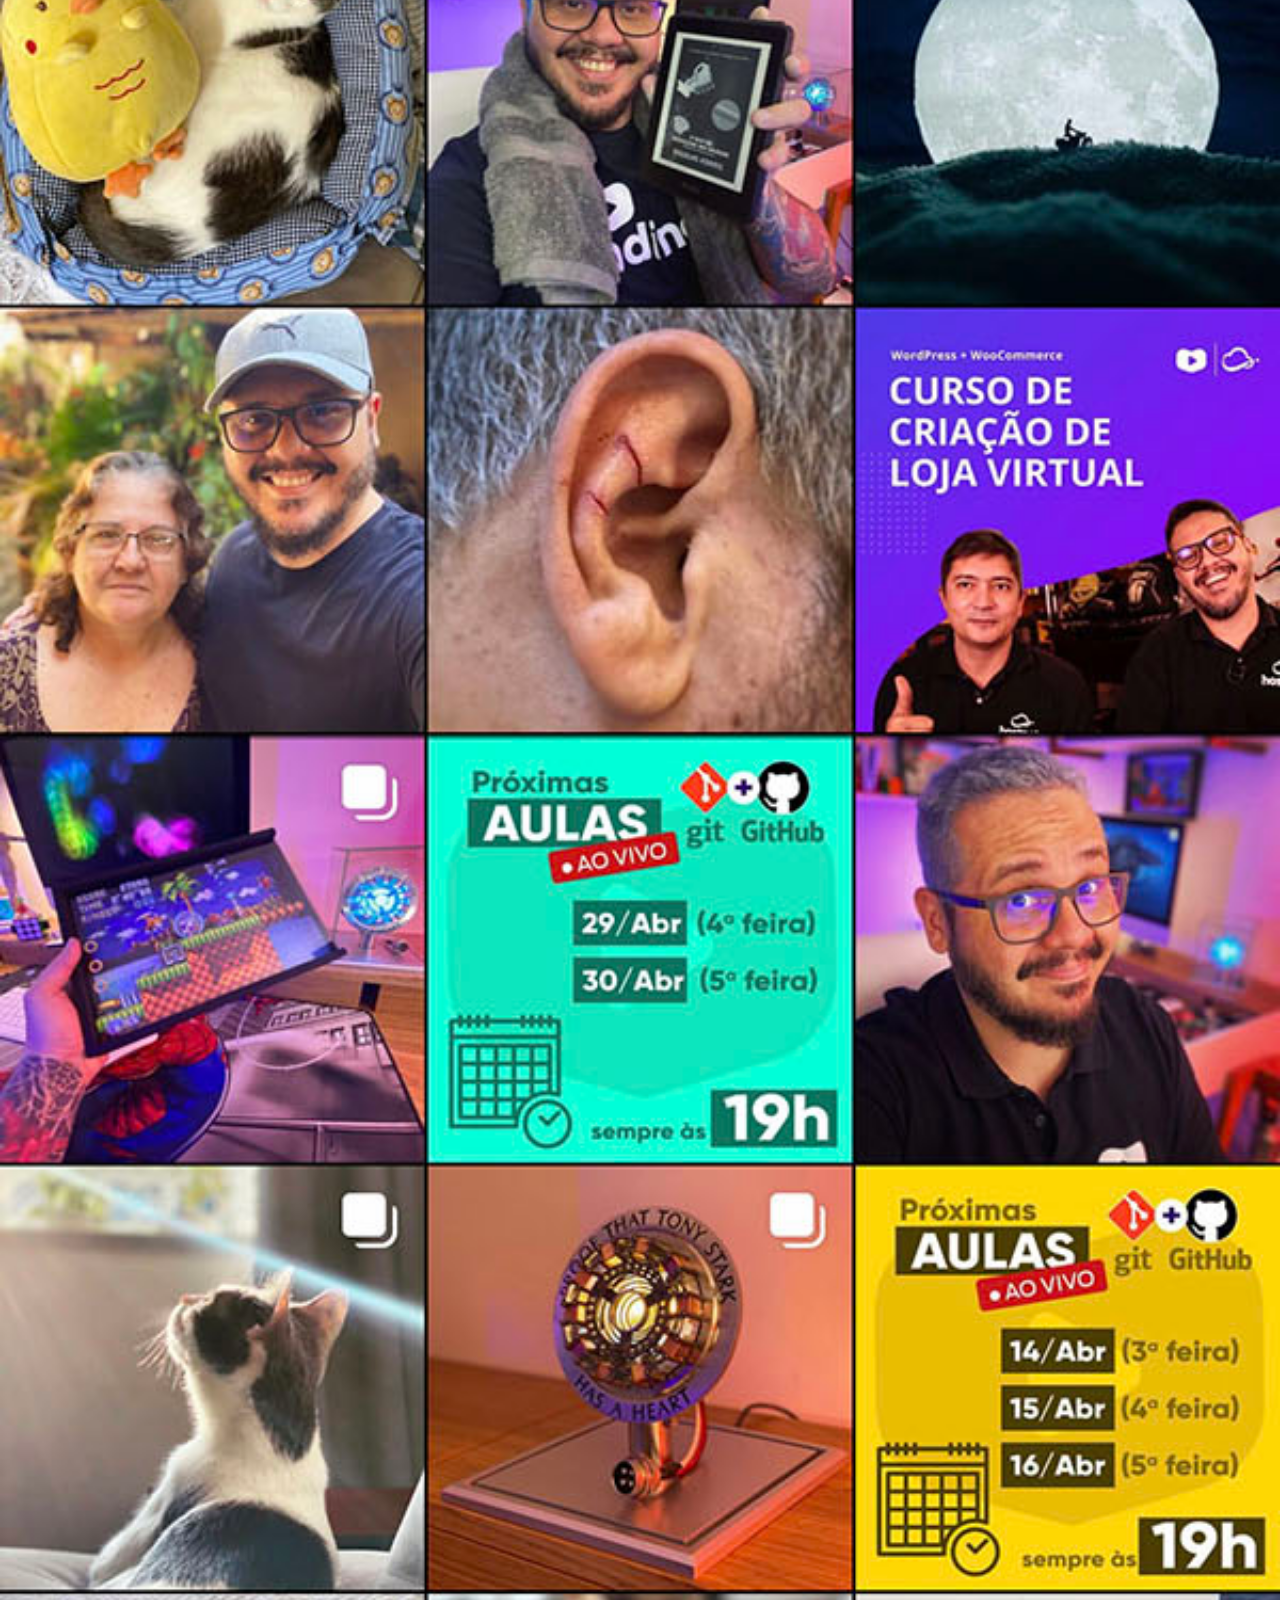
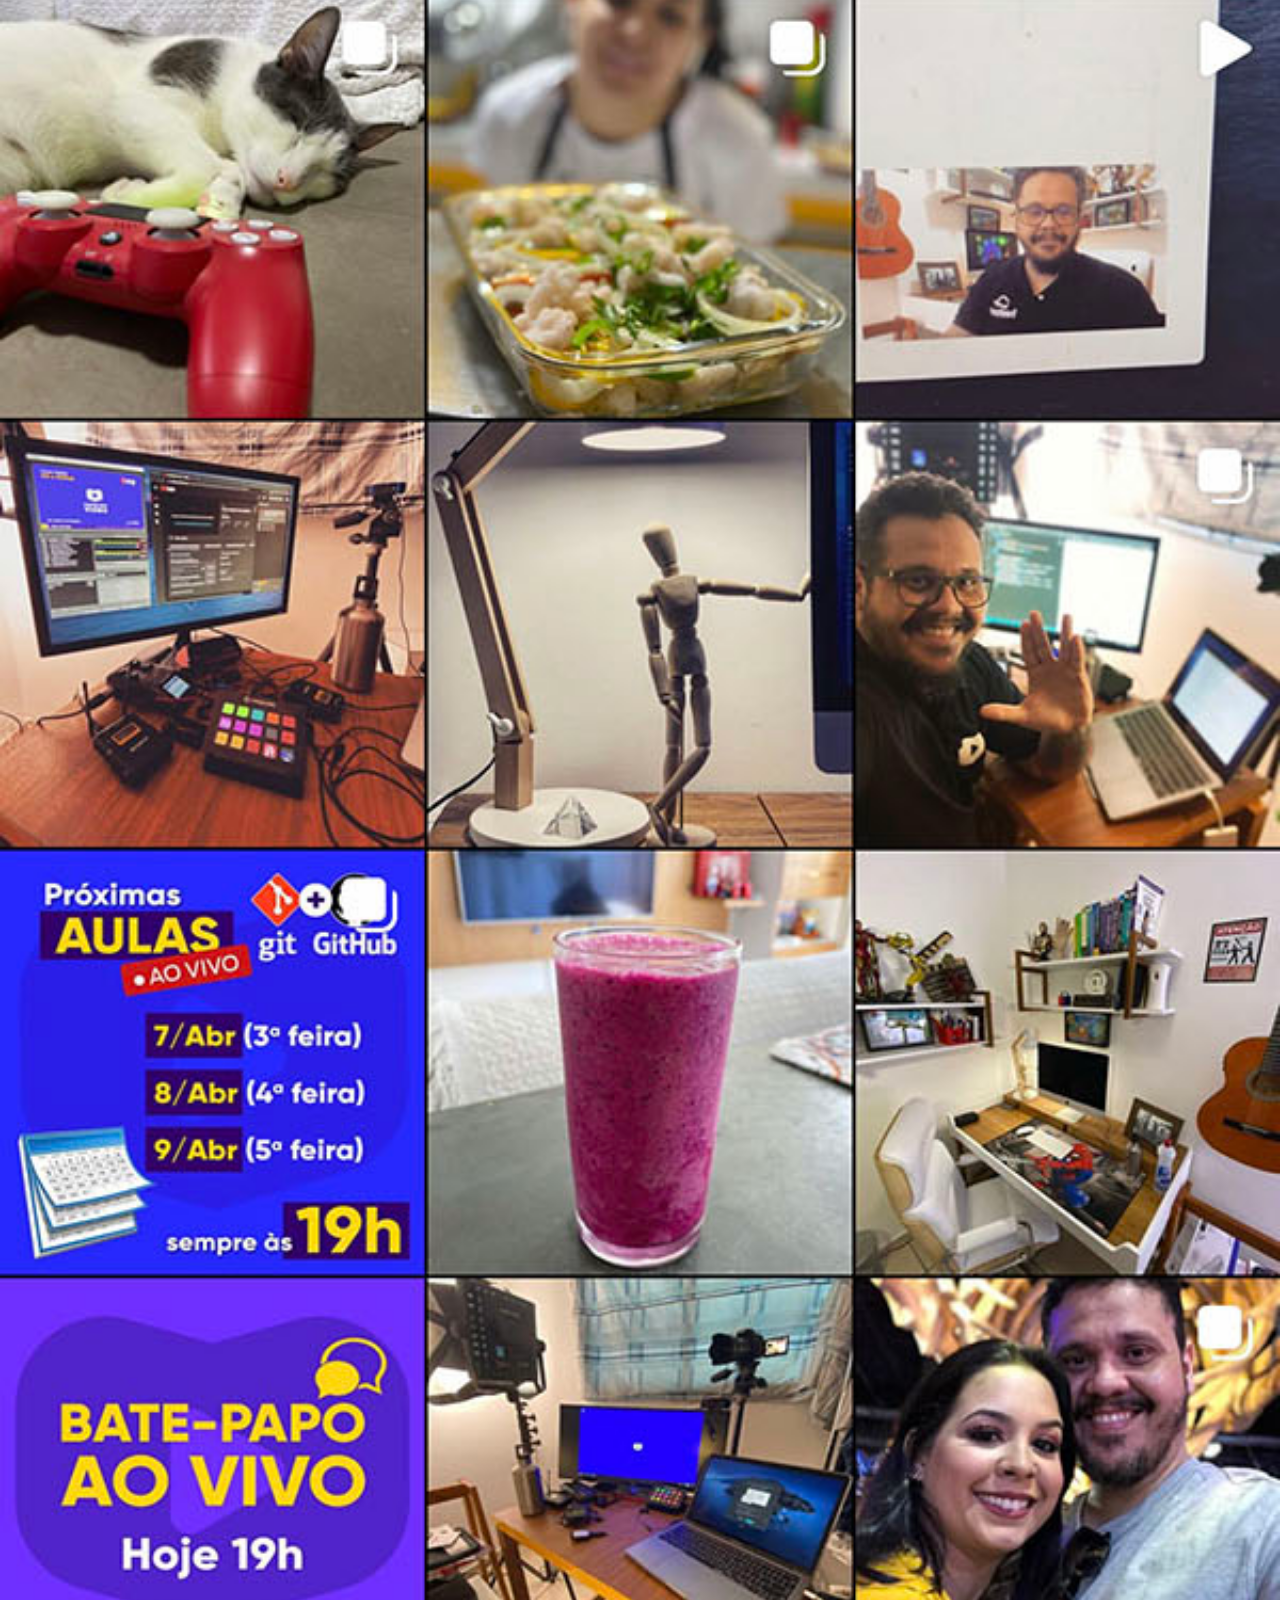
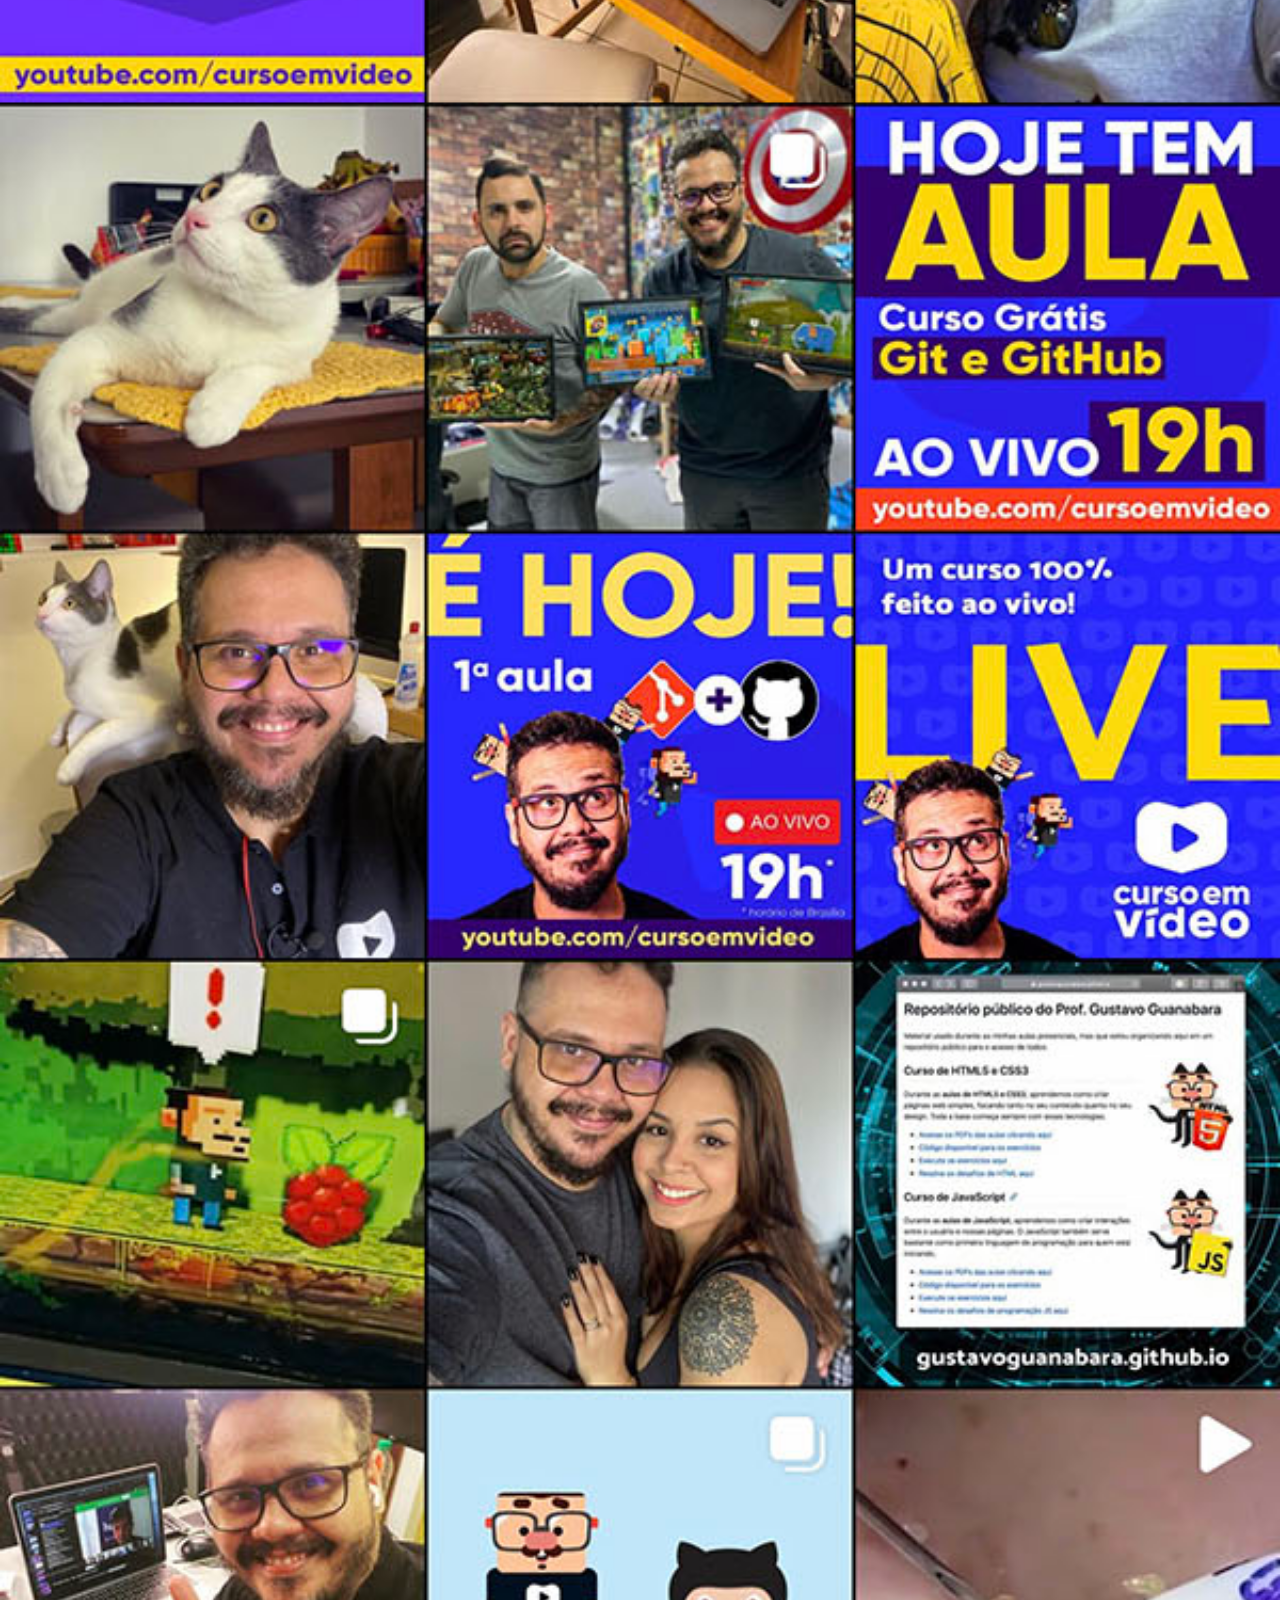
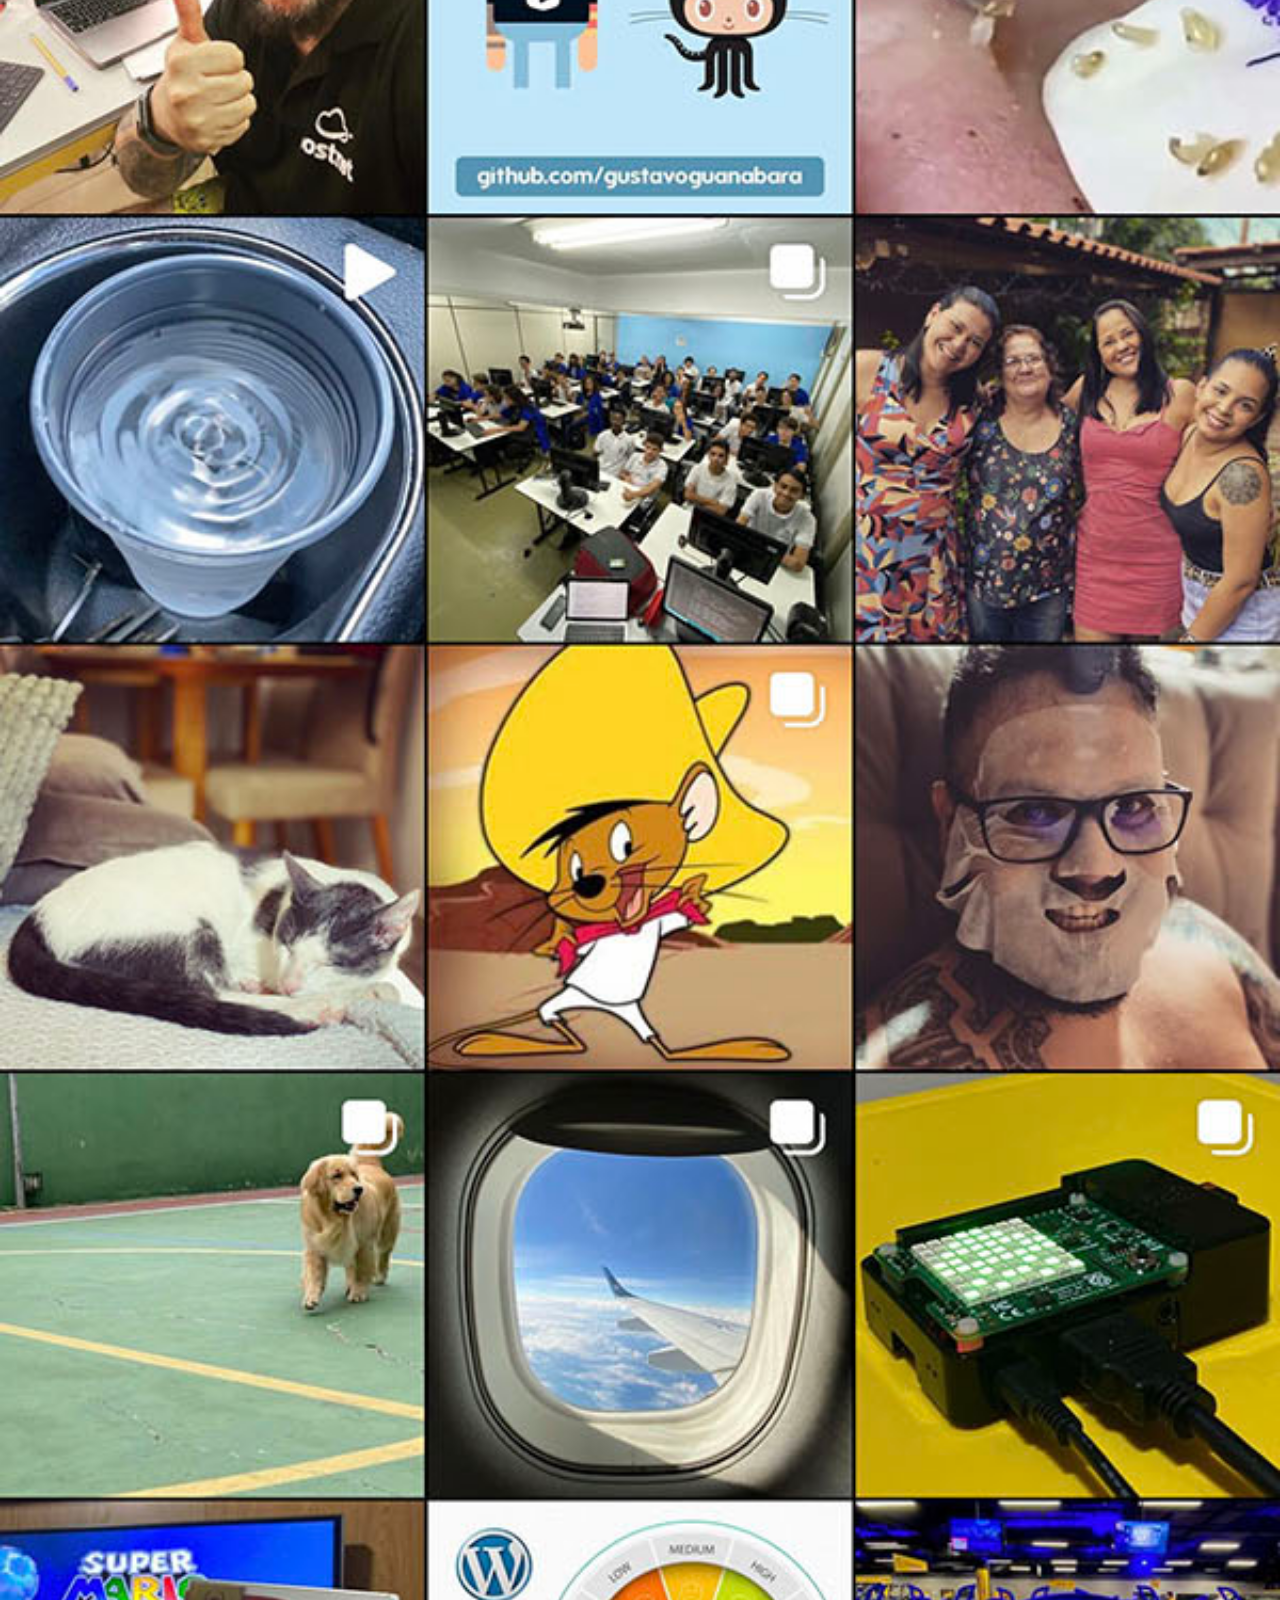
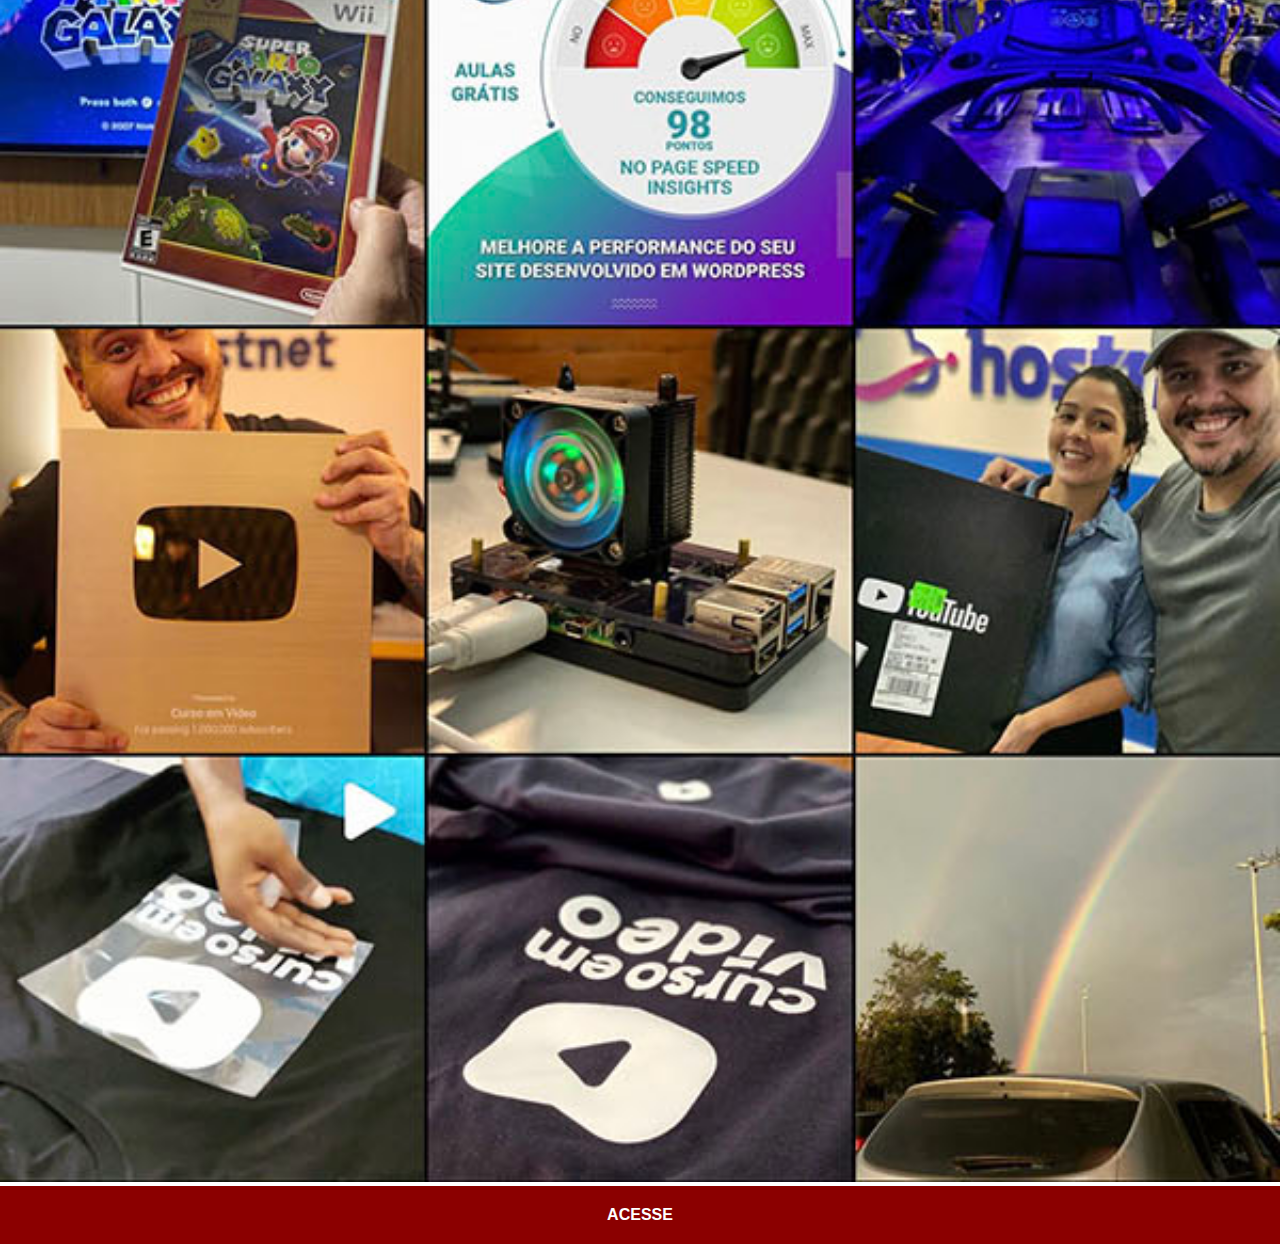
<file: instagram.html>
<!DOCTYPE html>
<html lang="pt-br">
<head>
    <meta charset="UTF-8">
    <meta name="viewport" content="width=device-width, initial-scale=1.0">
    <title>Instagram</title>
    <link rel="stylesheet" href="estilo/social.css">
</head>
<body>
    <img src="imagens/tela-instagram.jpg" alt="Instagram">
    <a href="https://www.instagram.com/gustavoguanabara/" target="_blank">ACESSE</a>
</body>
</html>
</file>
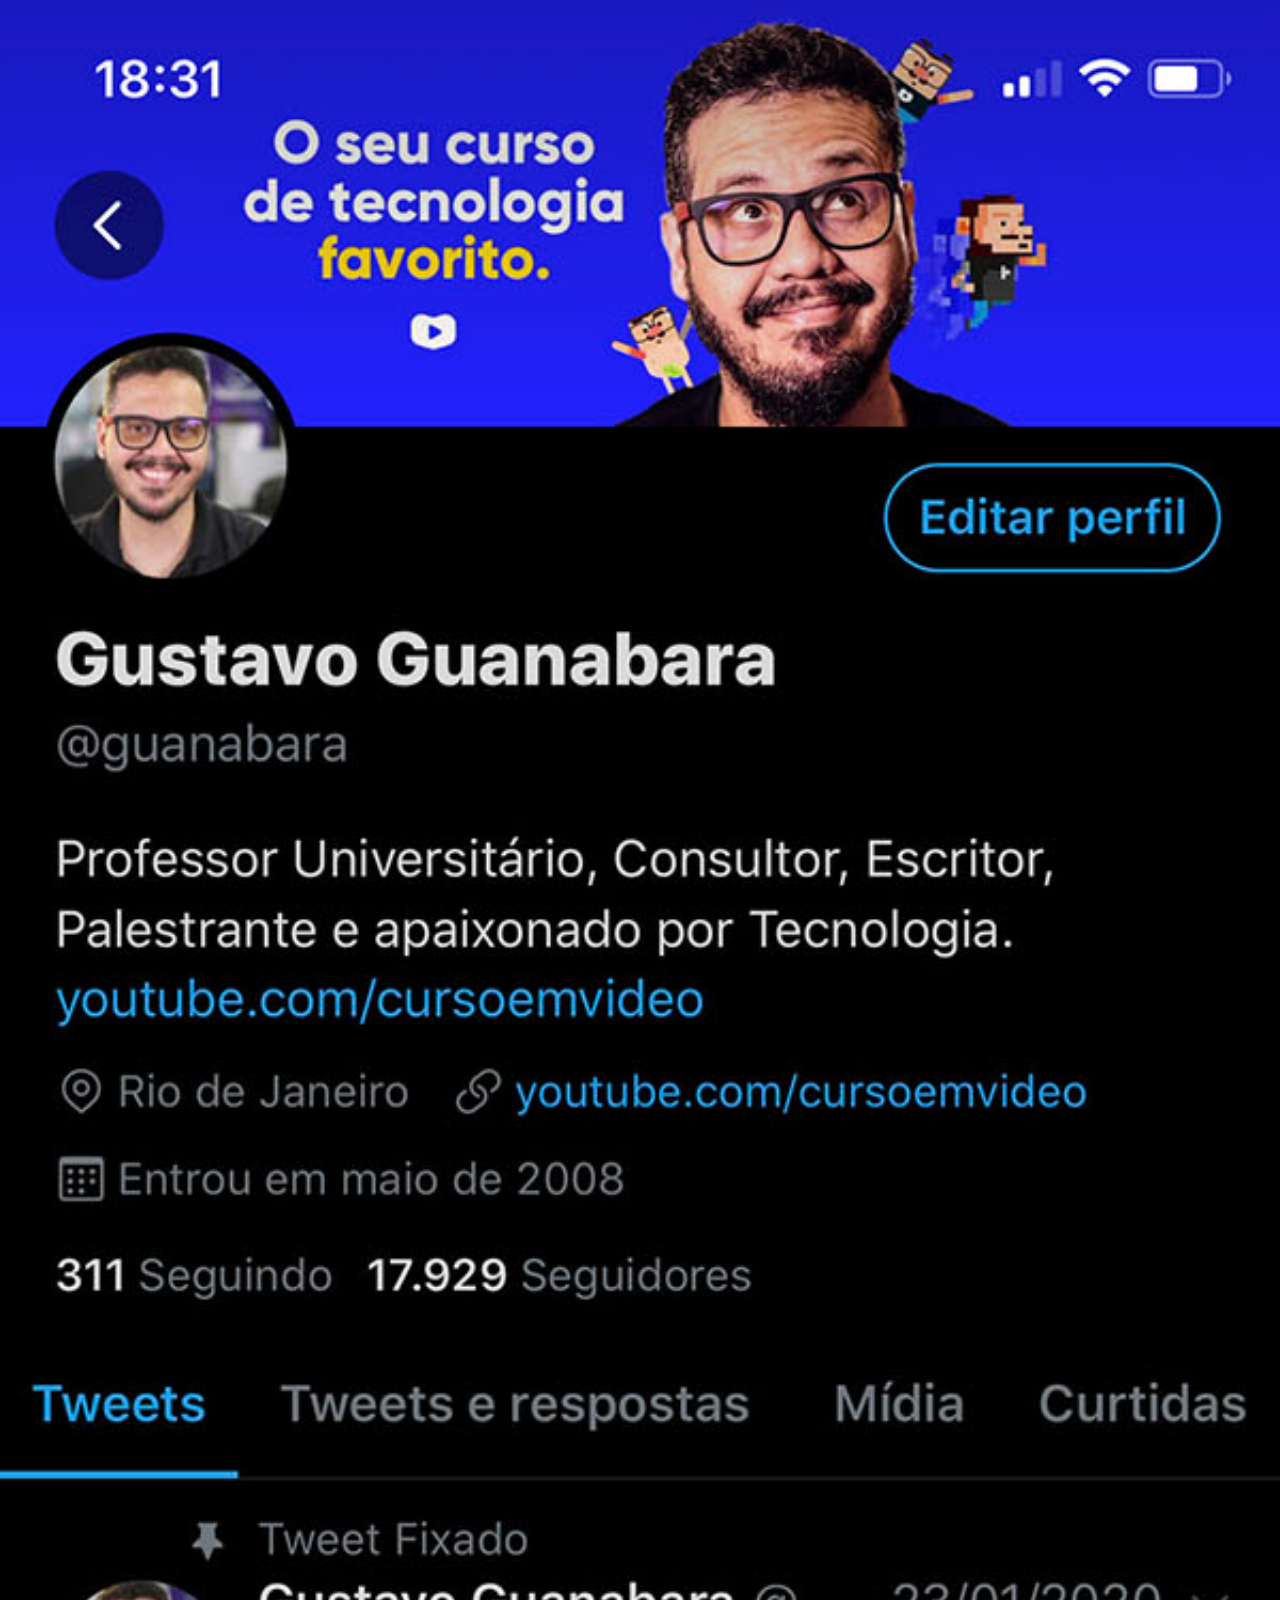
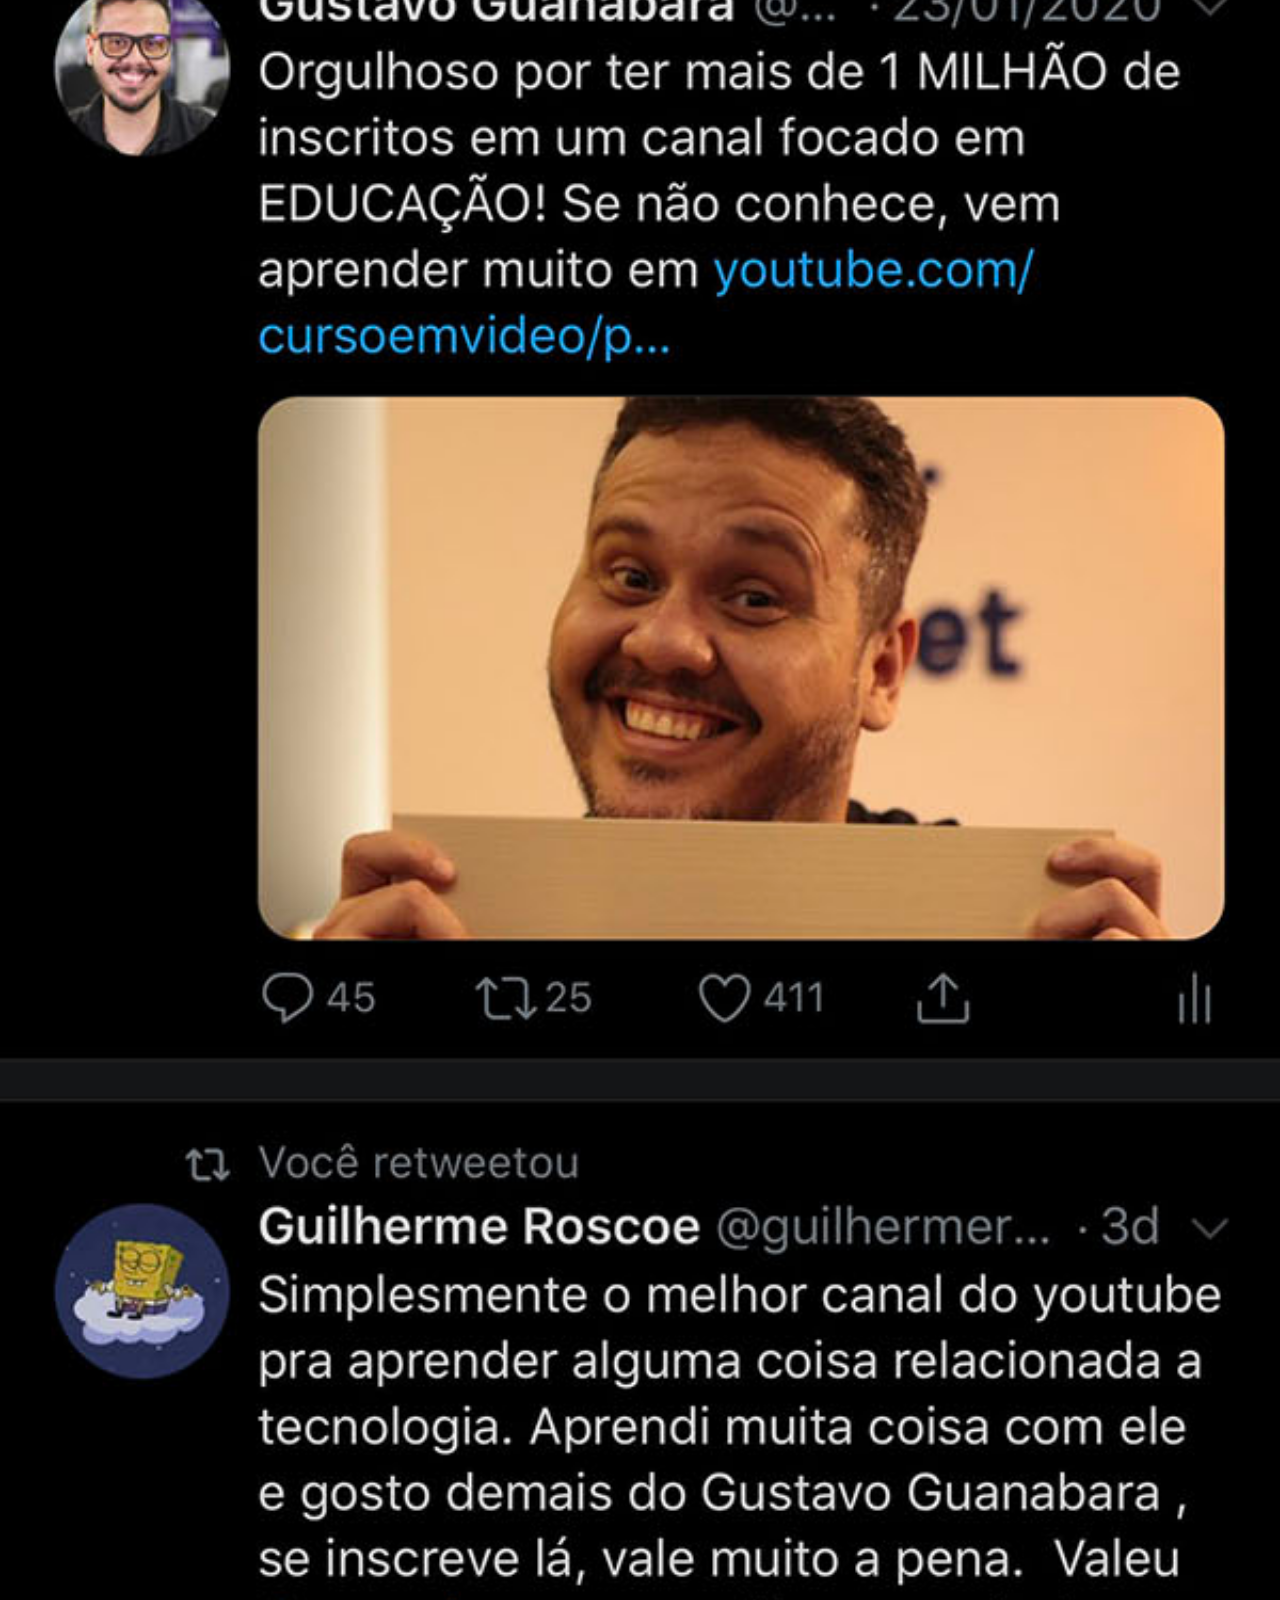
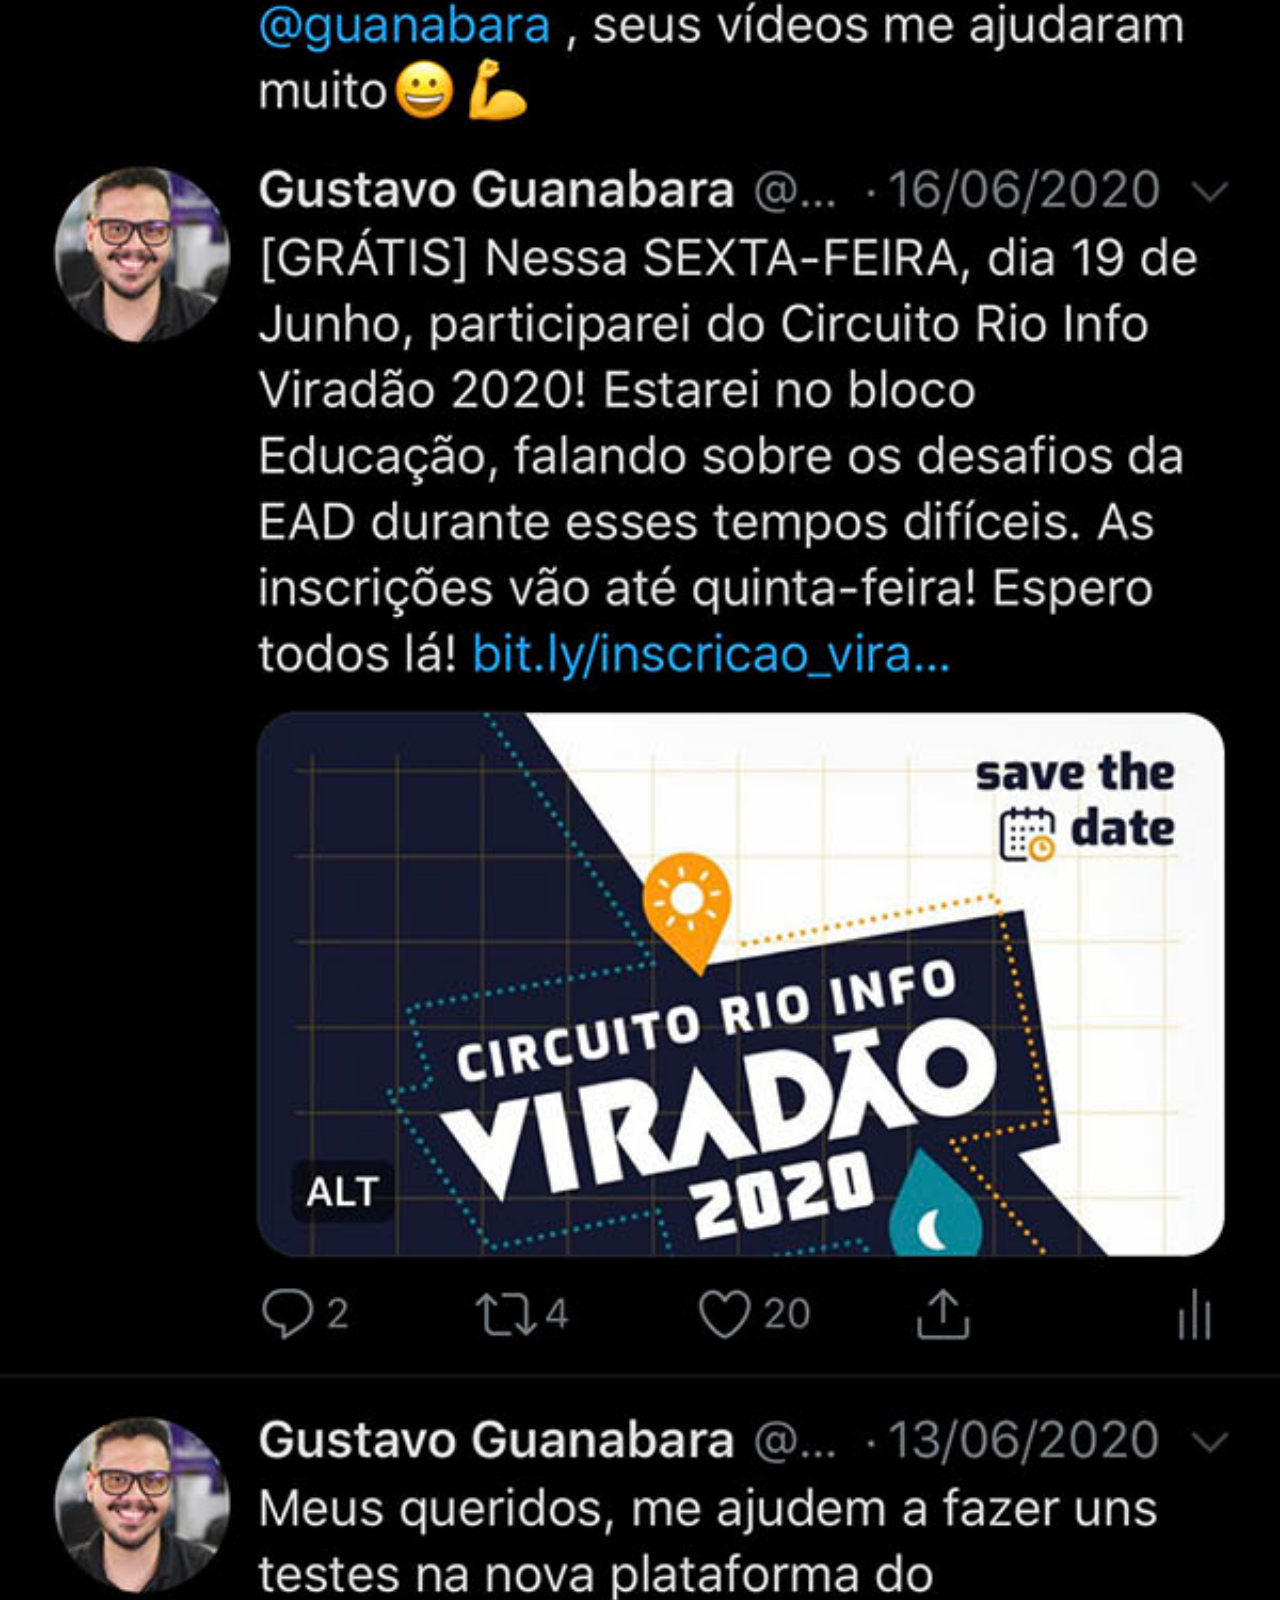
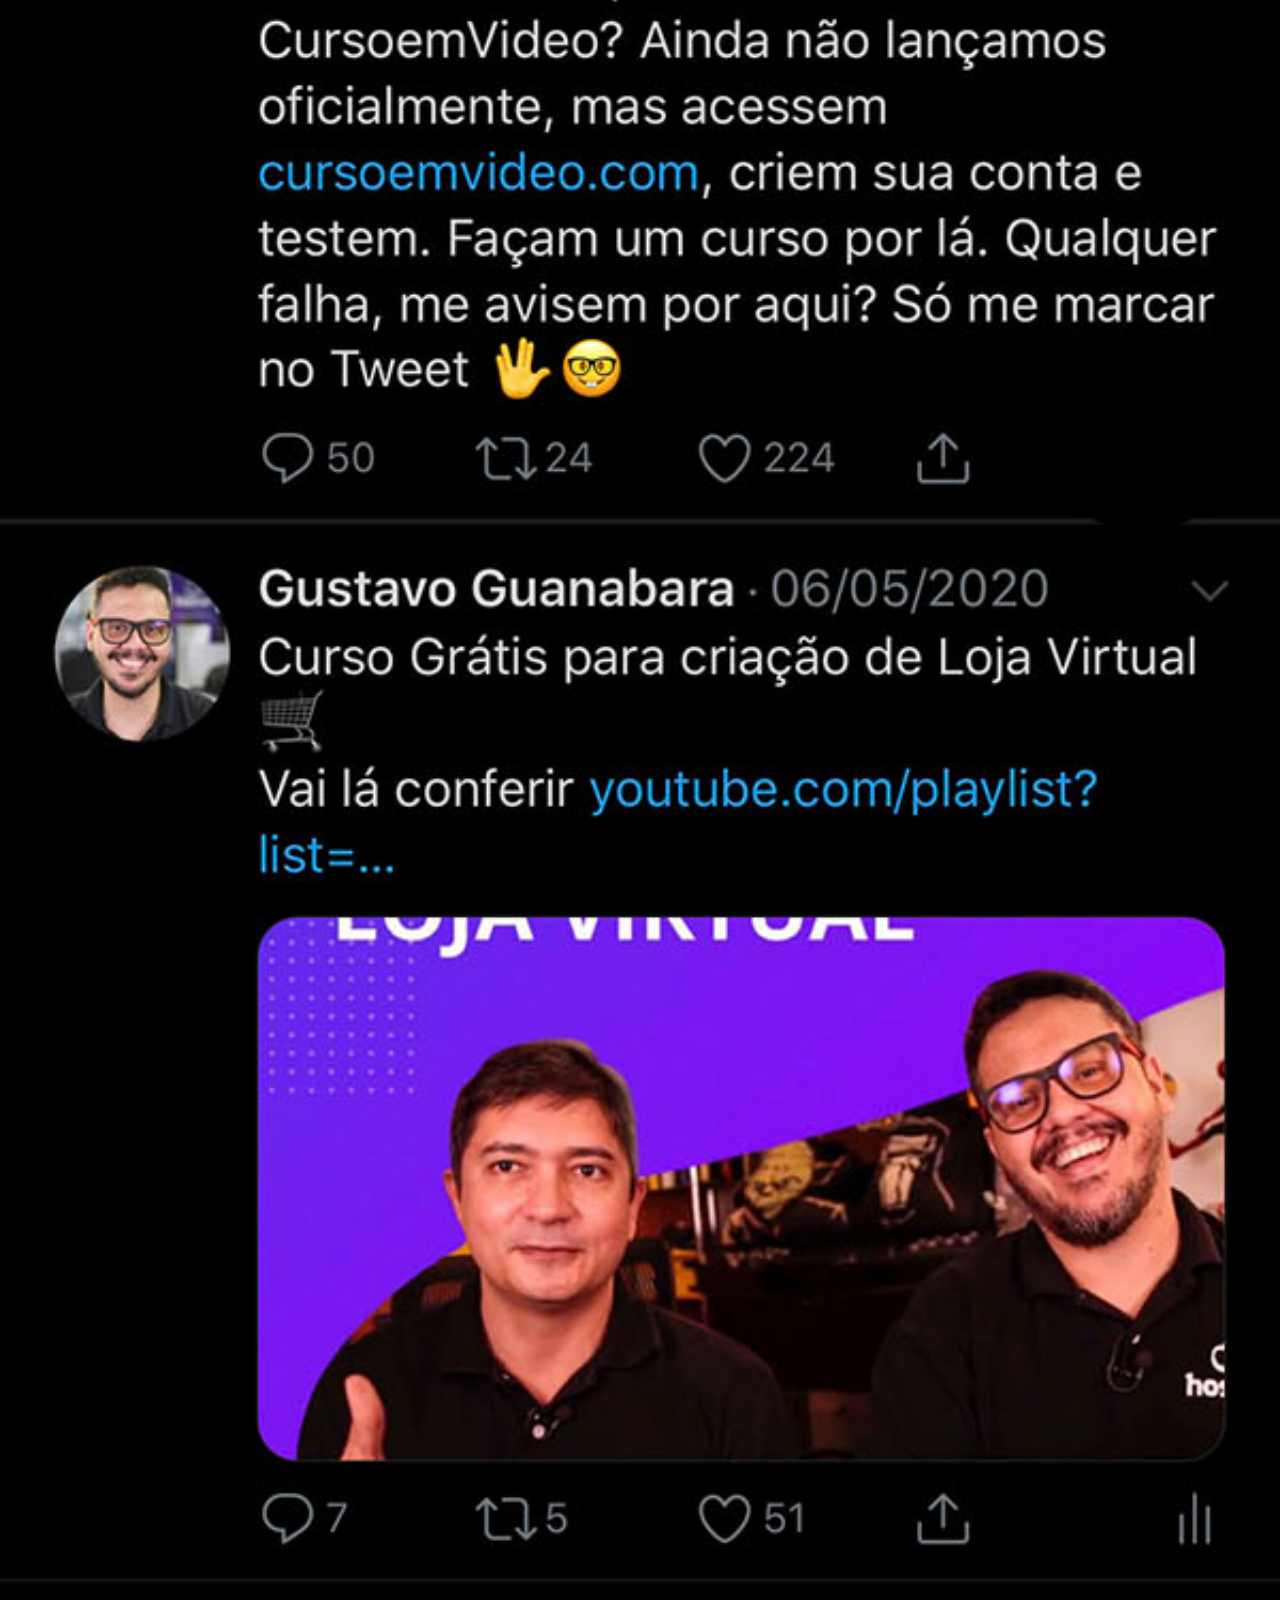
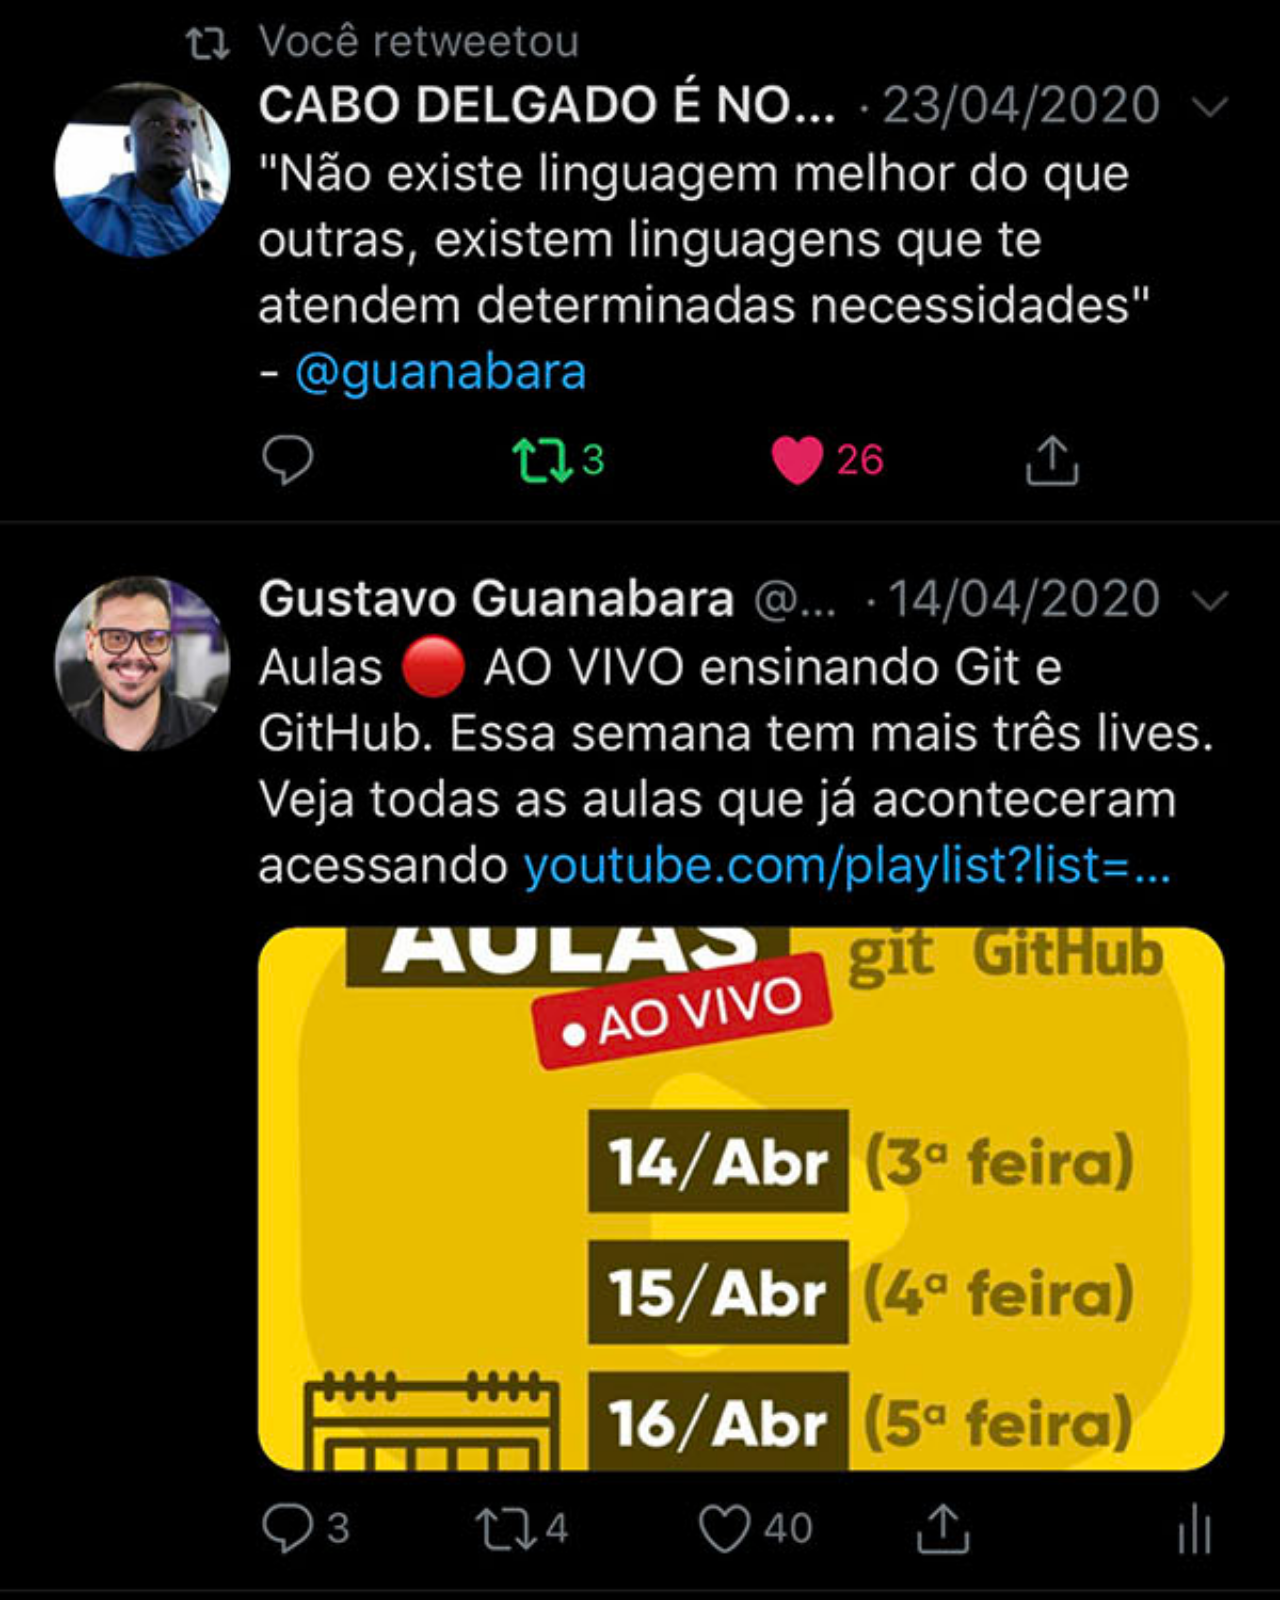
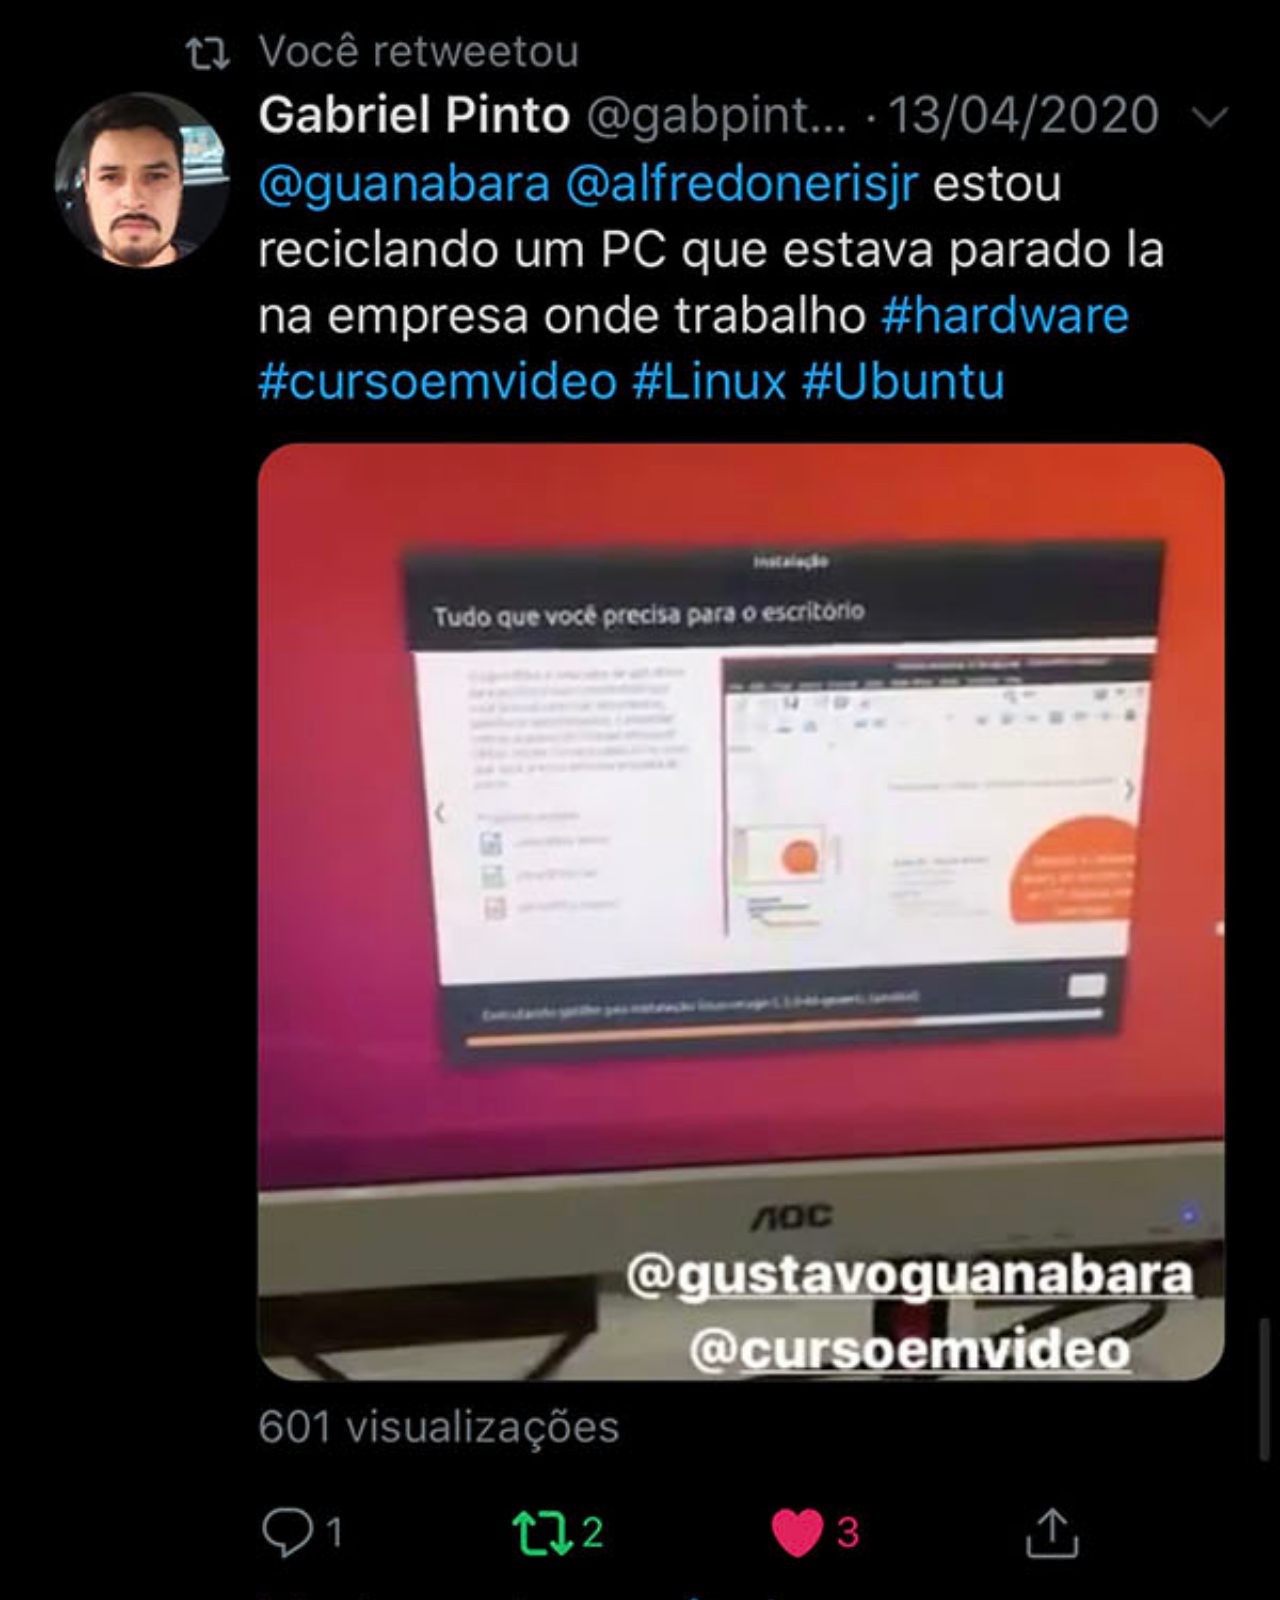
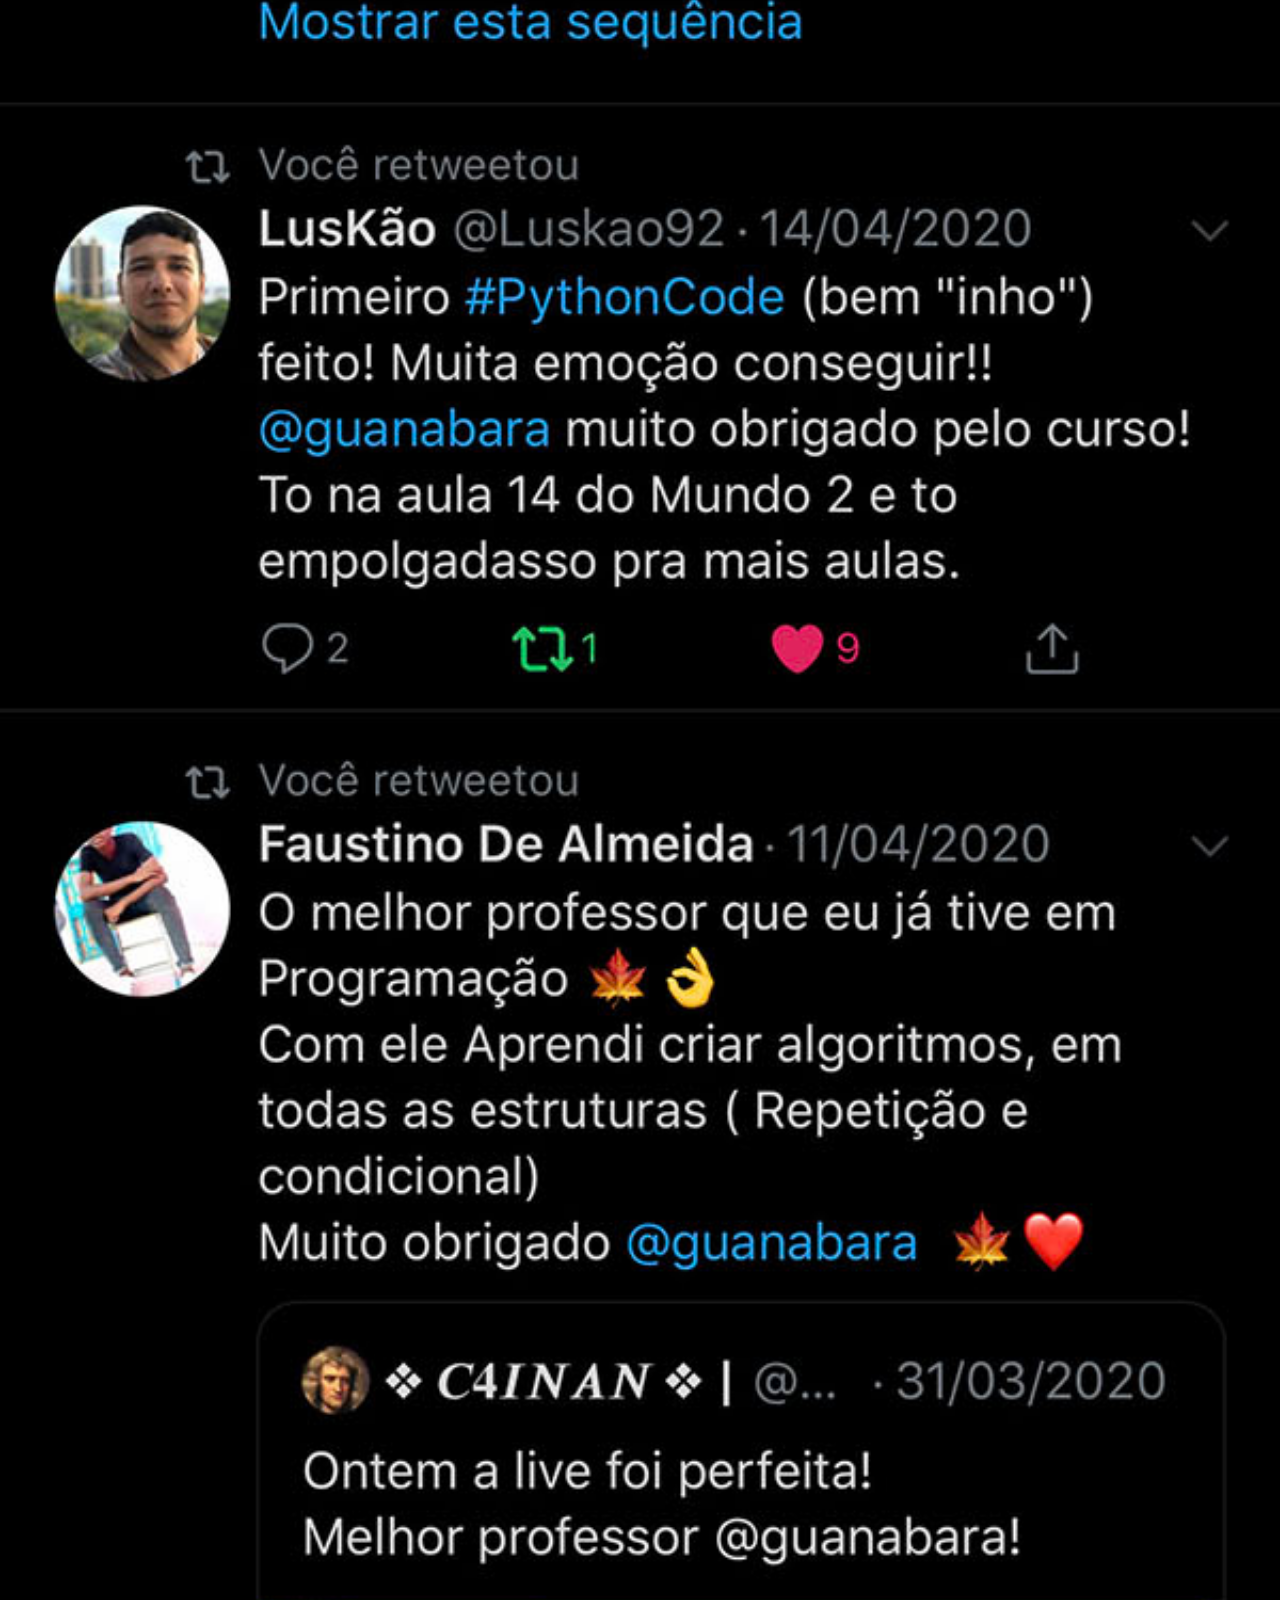
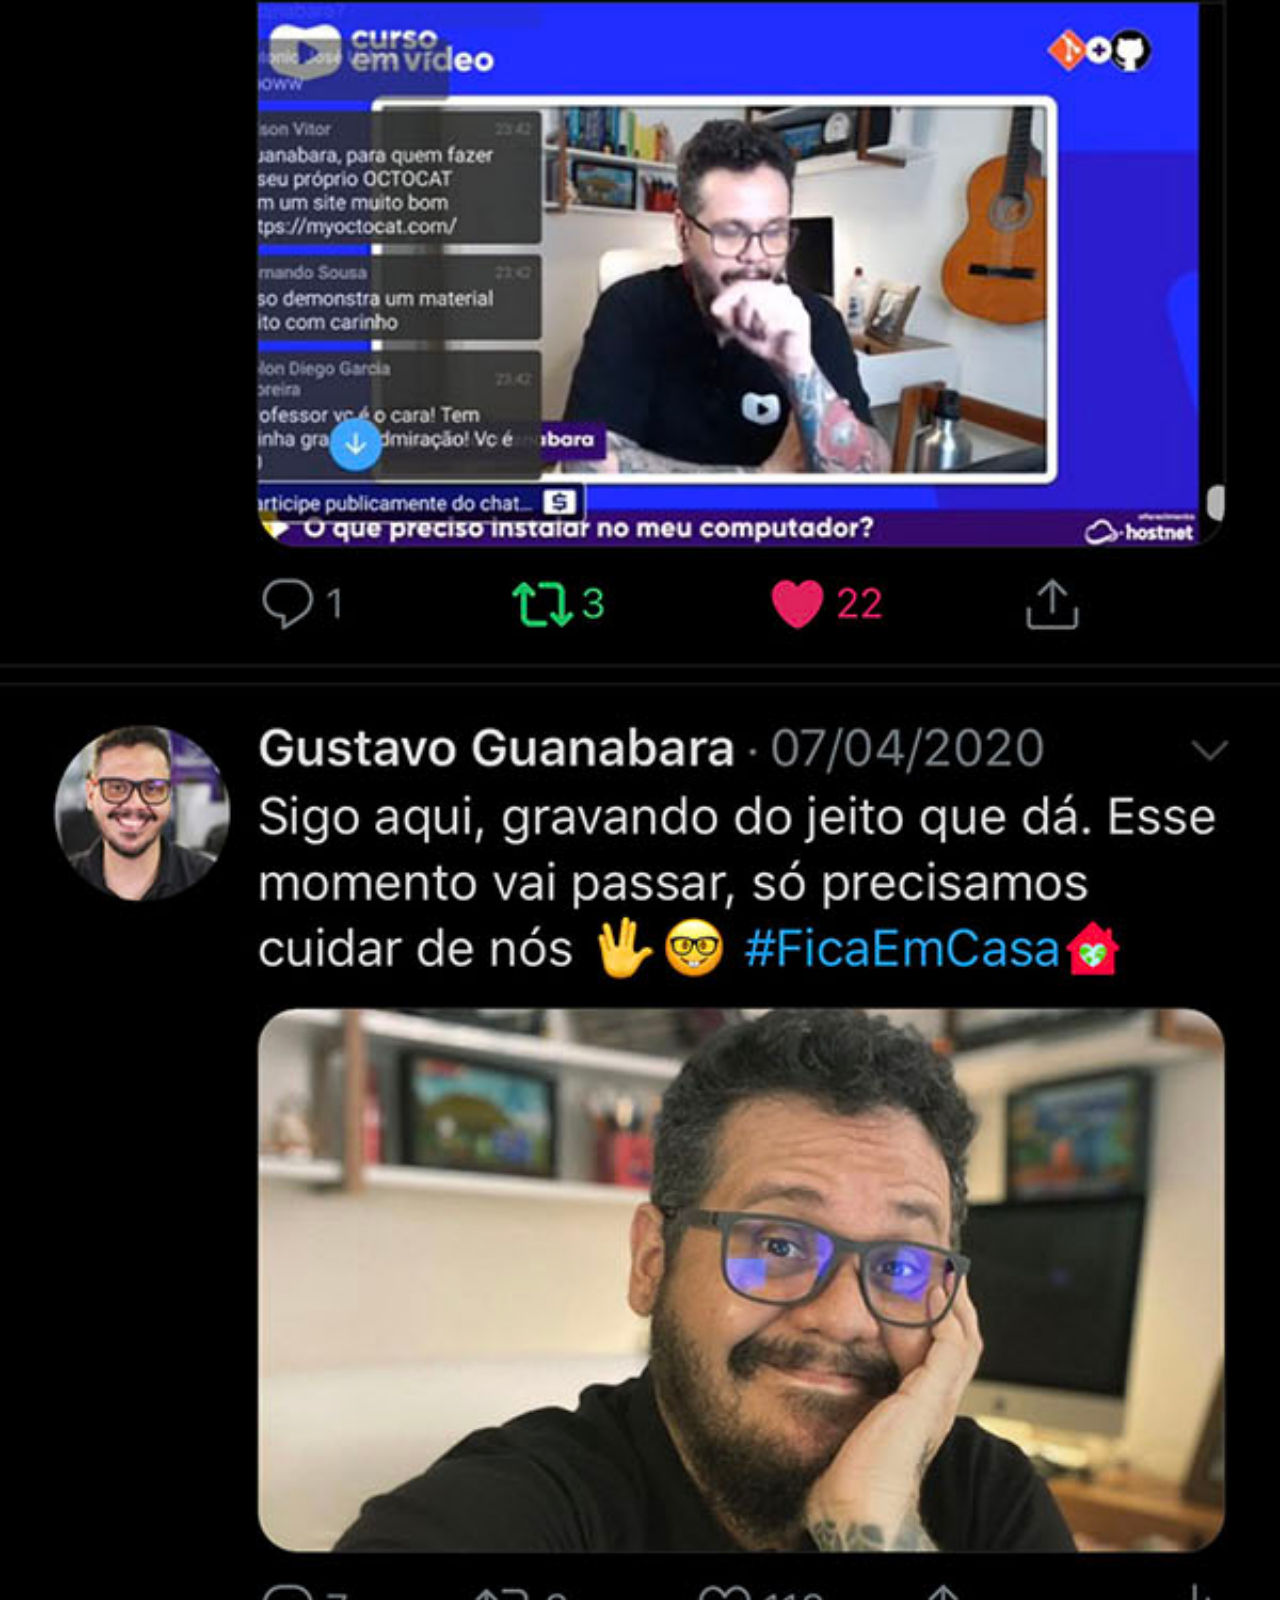
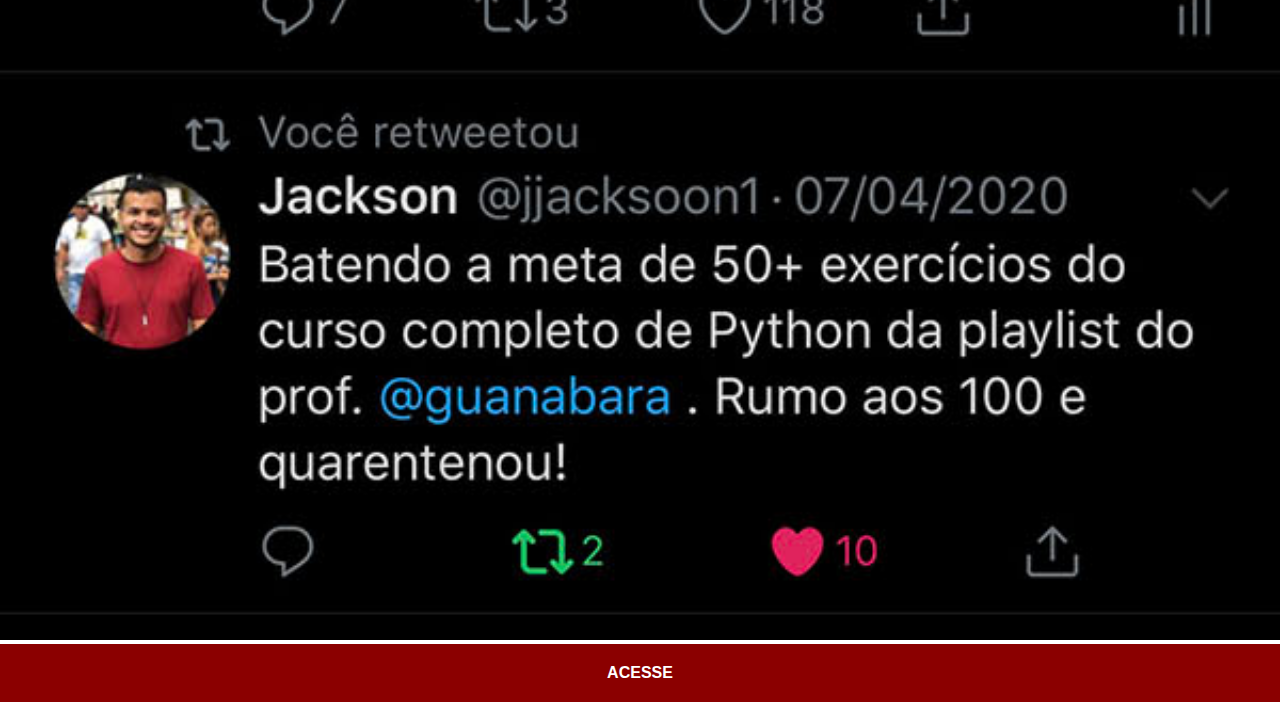
<file: twitter.html>
<!DOCTYPE html>
<html lang="pt-br">
<head>
    <meta charset="UTF-8">
    <meta name="viewport" content="width=device-width, initial-scale=1.0">
    <title>Twitter</title>
    <link rel="stylesheet" href="estilo/social.css">
</head>
<body>
    <img src="imagens/tela-twitter.jpg" alt="Twitter">
    <a href="https://twitter.com/guanabara" target="_blank">ACESSE</a>
</body>
</html>
</file>
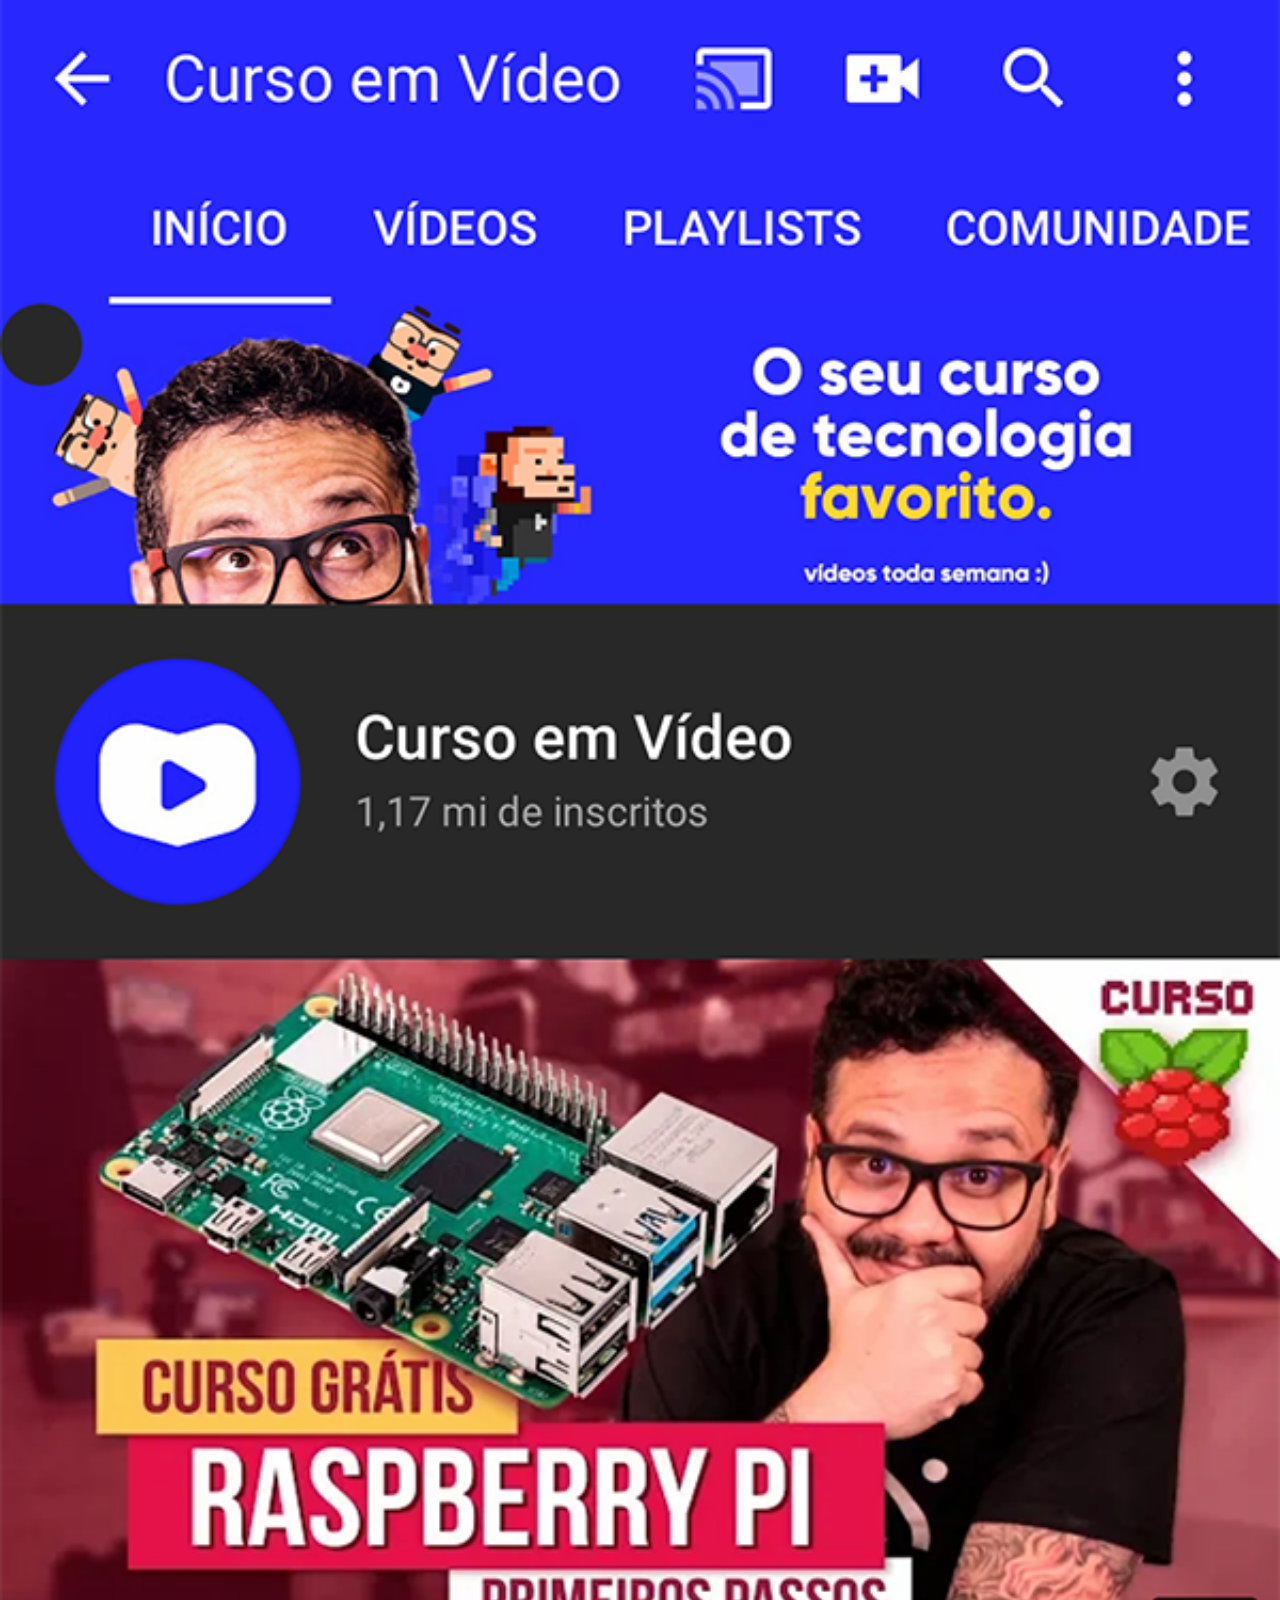
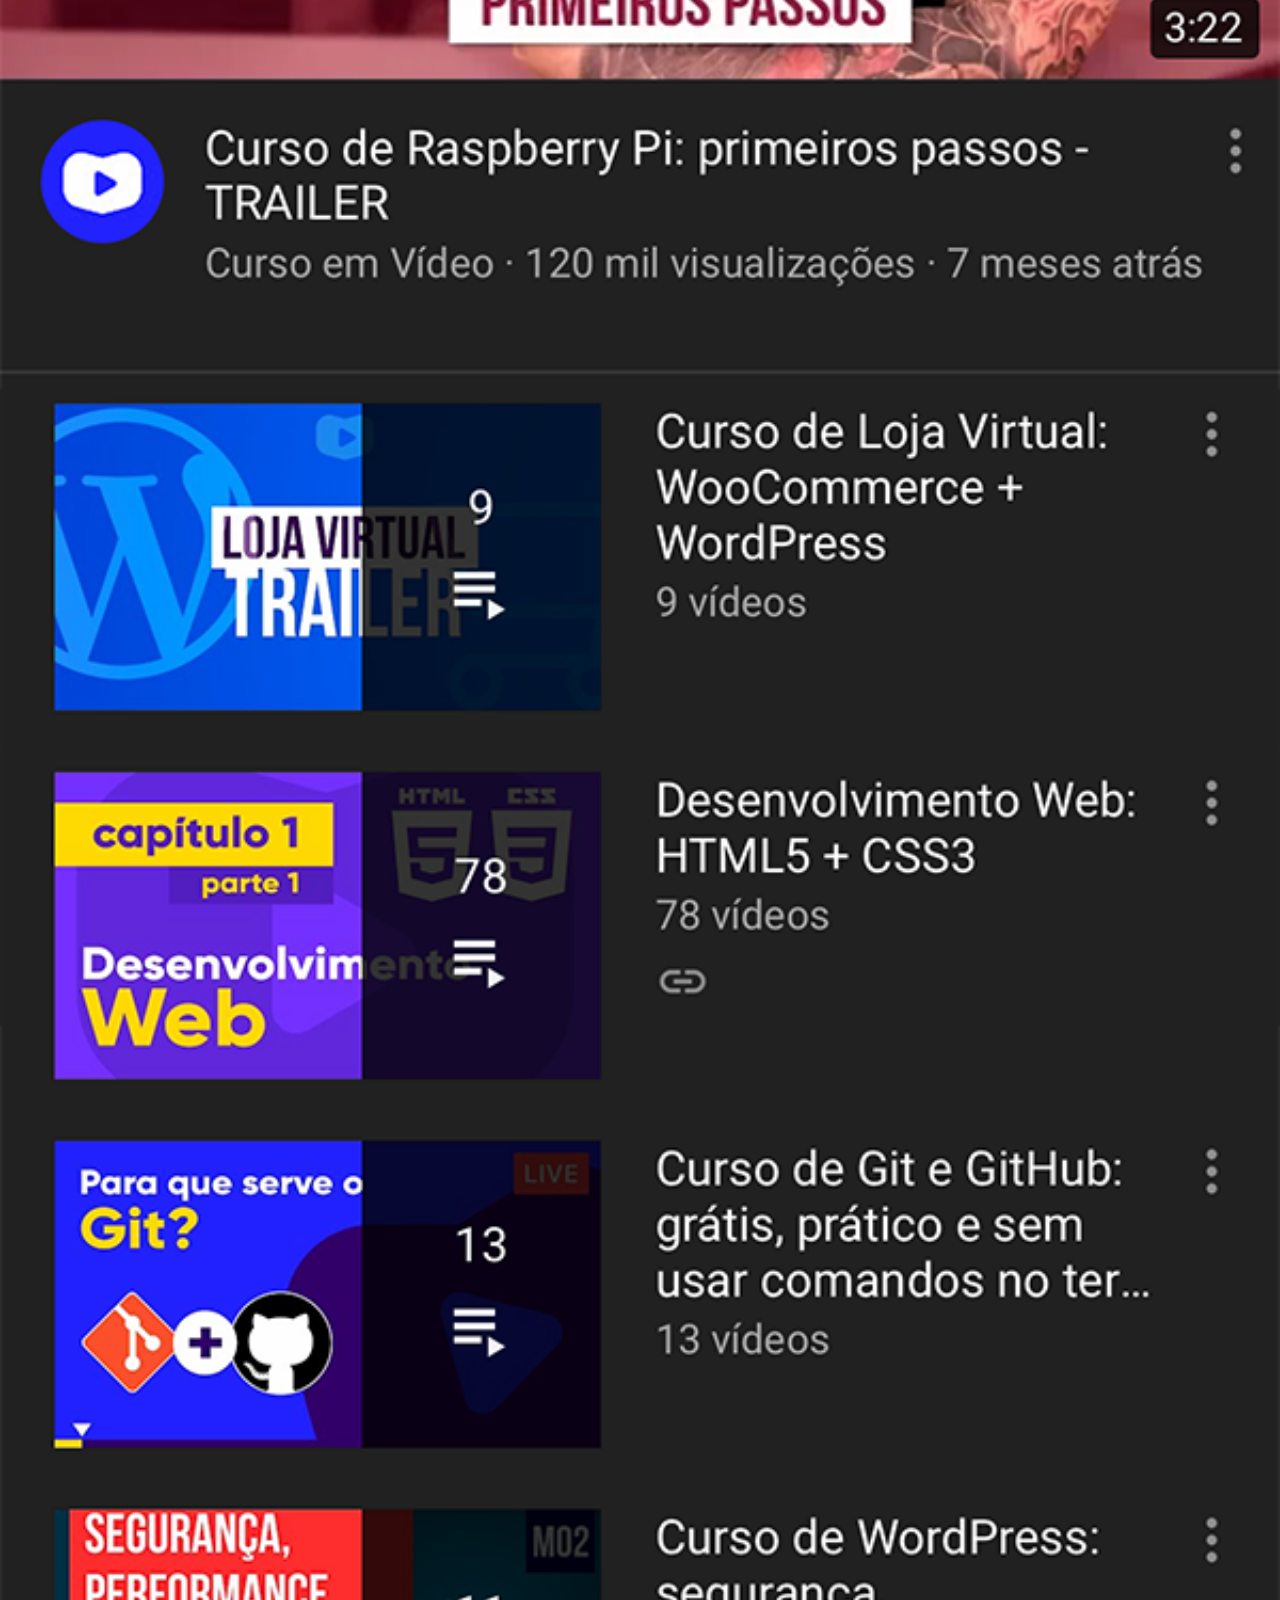
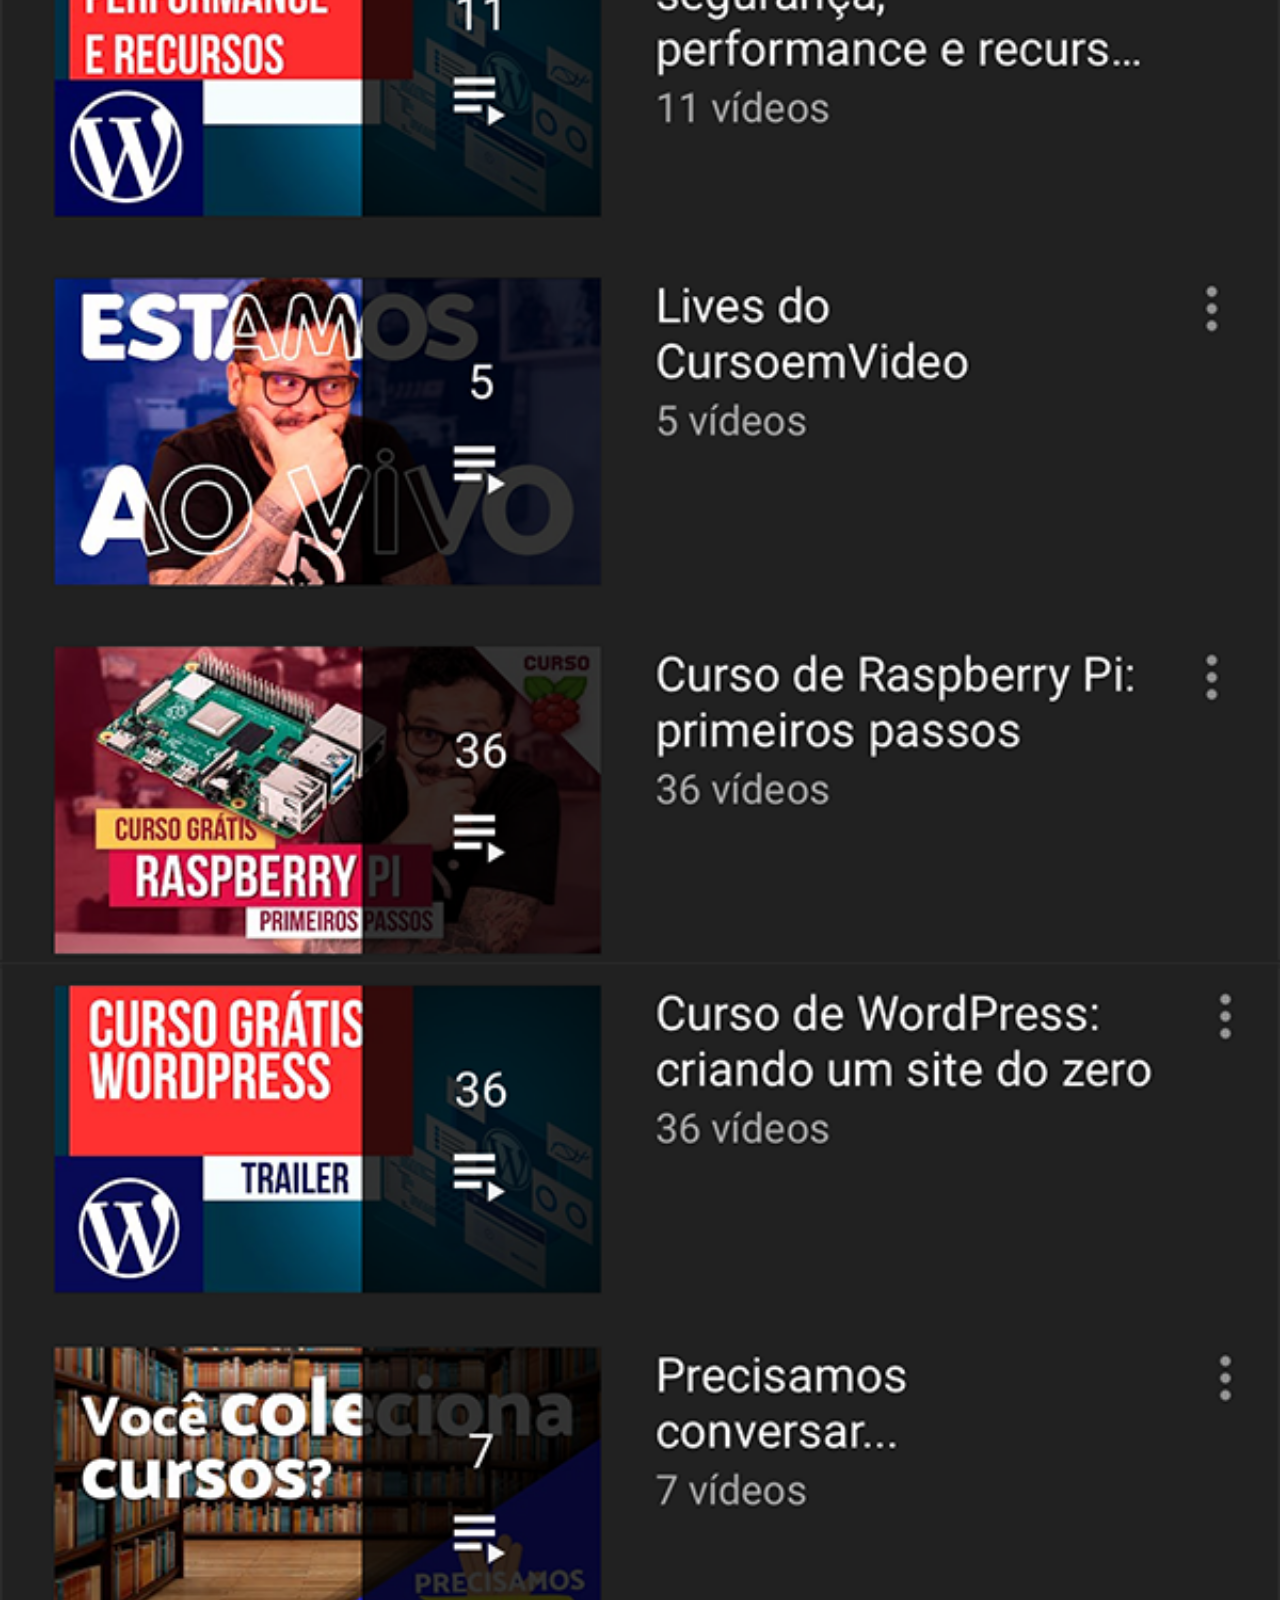
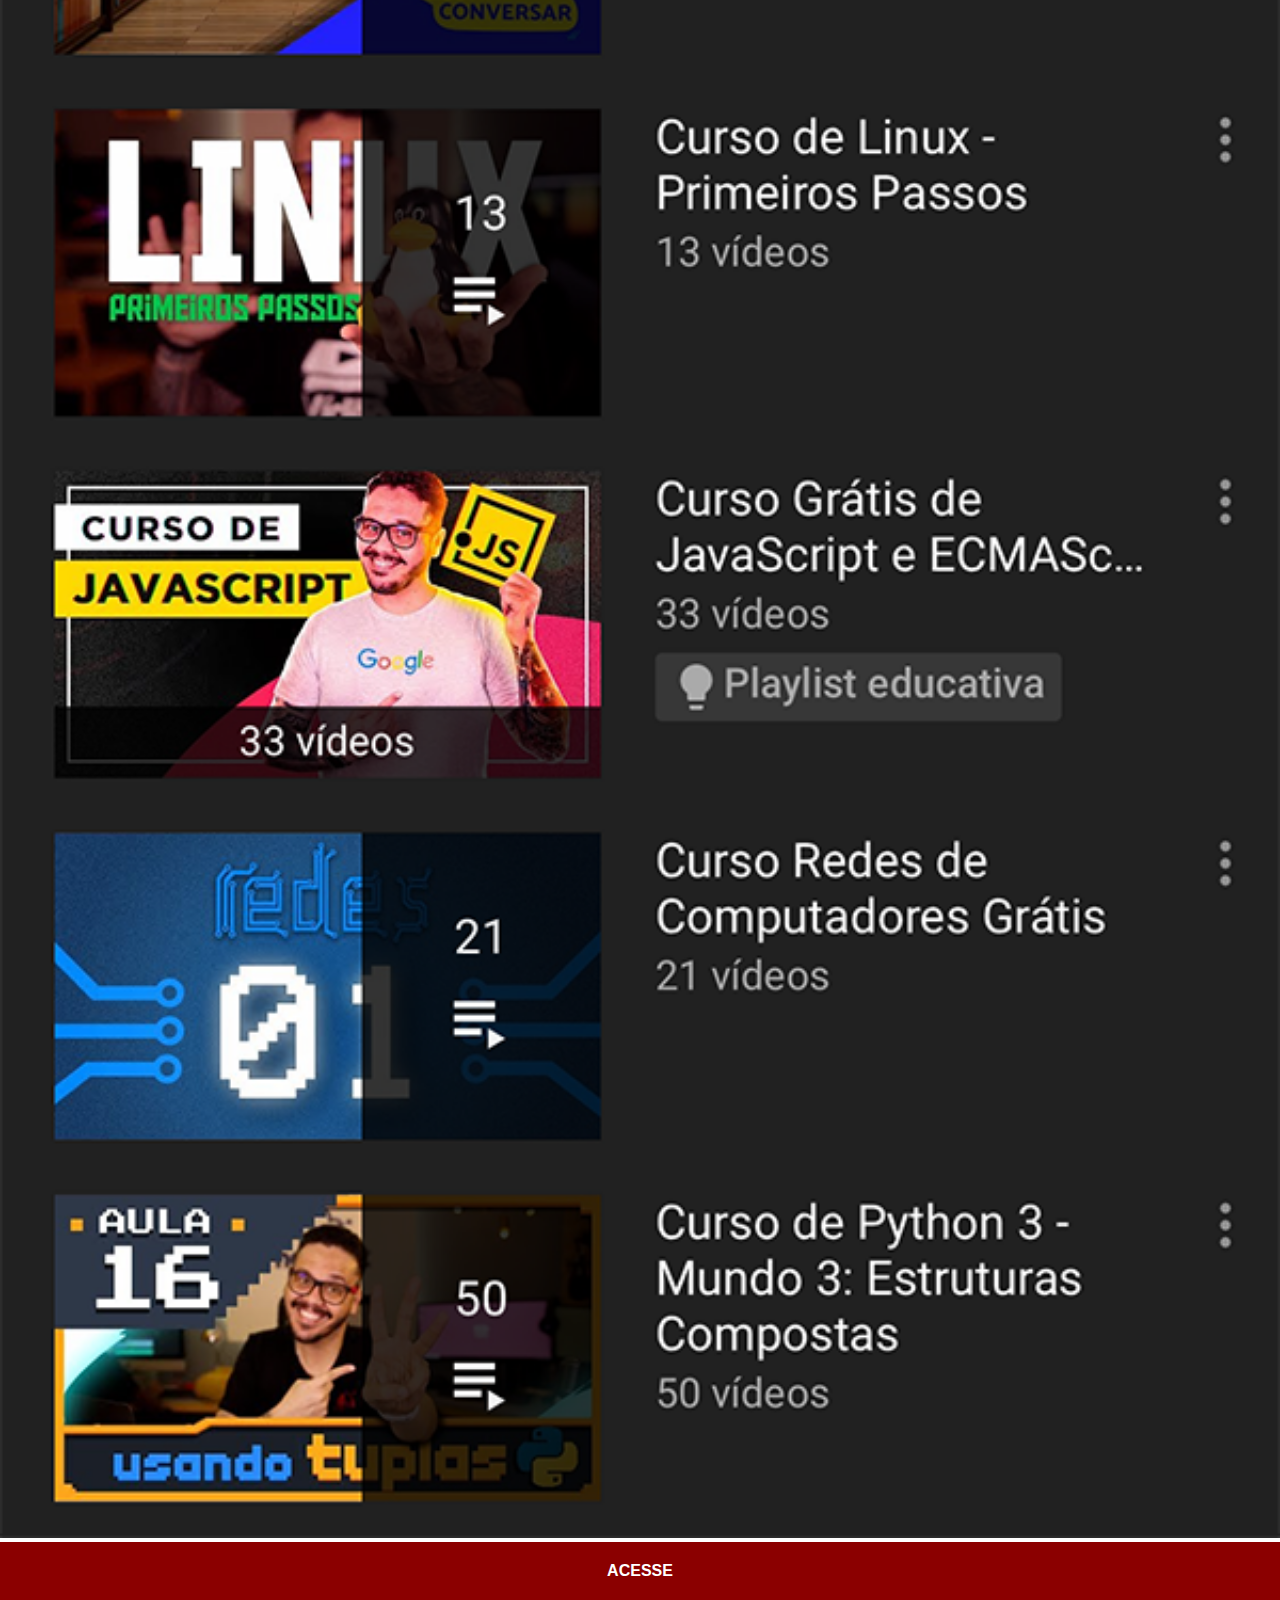
<file: youtube.html>
<!DOCTYPE html>
<html lang="ptbr">
<head>
    <meta charset="UTF-8">
    <meta name="viewport" content="width=device-width, initial-scale=1.0">
    <title>Youtube</title>
    <link rel="stylesheet" href="estilo/social.css">
</head>
<body>
    <img src="imagens/tela-youtube.png" alt="YouTube">
    <a href="https://youtube.com/cursoemvideo" target="_blank">ACESSE</a>
</body>
</html>
</file>
<file: estilo/style.css>
@charset "UTF-8";

* {
    margin: 0px;
    padding: 0px;
    font-family: Arial, Helvetica, sans-serif;
}

html, body {
    height: 100vh;
    width: 100vw;
}

body {
    background: url('../imagens/fundo-madeira.jpg') no-repeat center center;
    background-size: cover;
    background-attachment: fixed;
}

main {
    height: 100vh;
    position: relative;
}

section#telefone {
    height: 627px;
    width: 311px;
    position: absolute;
    top: 50%;
    left: 50%;
    transform: translate(-50%, -50%);
    background: url('../imagens/frame-iphone.png');
}

iframe#tela {
    position: relative;
    top: 80px;
    left: 22px;
    width: 267px;
    height: 471px;
}

#redes {
    text-align: right;
}

#redes img {
    width: 50px;
    margin: 10px;
    border-radius: 50%;
    box-shadow: 2px 2px 5px rgb(63, 62, 62);
    box-sizing: border-box;
}

#redes img:hover {
    border: 2px solid rgba(230, 229, 229, 0.644);
    transform: translate(-2px, -2px);
    box-shadow: 5px 5px 10px rgba(0, 0, 0, 0.815);
    transition: transform 0.5s;
}
</file>
<file: estilo/social.css>
@charset "UTF-8";

* {
    margin: 0px;
    padding: 0px;
    font-family: Arial, Helvetica, sans-serif;
}

::-webkit-scrollbar {
    width: 0px;
    height: 0px;
}

img {
    width: 100vw;
}

a {
    display: block;
    background-color: darkred;
    color: white;
    padding: 20px;
    text-align: center;
    font-weight: bolder;
    text-decoration: none;
}

a:hover {
    background-color: rgb(95, 13, 13);
}
</file>
